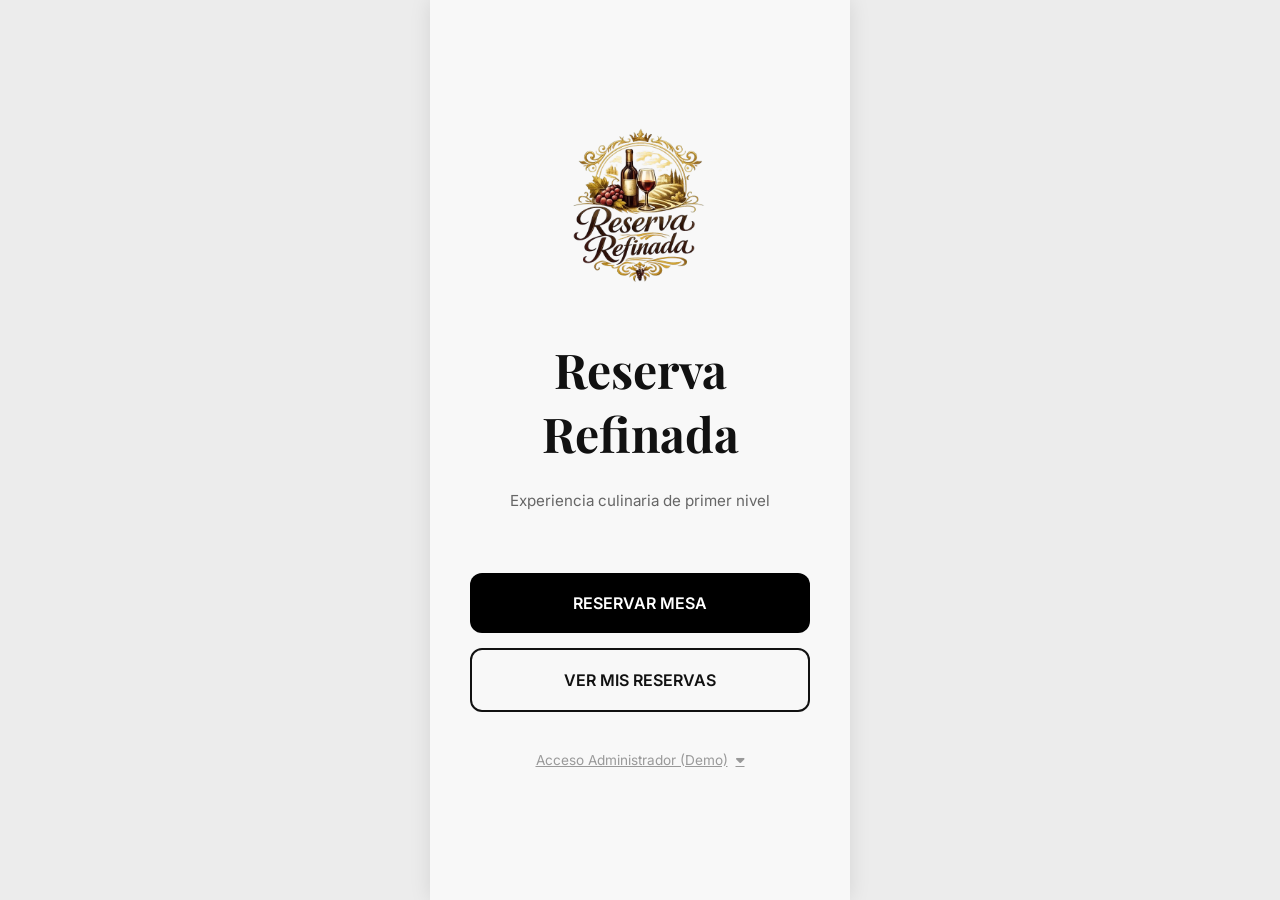
<file: frontend/html/index.html>
<!DOCTYPE html>
<html lang="es">
<head>
    <meta charset="UTF-8">
    <meta name="viewport" content="width=device-width, initial-scale=1.0, maximum-scale=1.0, user-scalable=no">
    <title>Inicio - Reserva Refinada</title>
    <link rel="stylesheet" href="../css/global.css">
    <link rel="stylesheet" href="https://cdnjs.cloudflare.com/ajax/libs/font-awesome/6.5.1/css/all.min.css">
    <style>
        /* Estilos para el menú desplegable de administrador */
        .admin-dropdown {
            margin-top: 15px;
            width: 100%;
        }
        
        .admin-dropdown summary {
            font-size: 0.85rem;
            color: #999;
            text-decoration: underline;
            cursor: pointer;
            list-style: none;
            outline: none;
            padding: 10px;
        }
        
        .admin-dropdown summary::-webkit-details-marker {
            display: none;
        }
        
        .admin-dropdown summary::after {
            content: '\f0d7';
            font-family: 'Font Awesome 6 Free';
            font-weight: 900;
            margin-left: 8px;
        }
        
        .admin-dropdown[open] summary::after {
            content: '\f0d8';
        }
        
        .admin-dropdown-content {
            display: flex;
            flex-direction: column;
            gap: 12px;
            margin-top: 10px;
            padding: 15px;
            background-color: #f9f9f9;
            border: 1px solid #eaeaea;
            border-radius: 8px;
        }
        
        .admin-dropdown-content a {
            font-size: 0.85rem;
            color: #666;
            text-decoration: none;
            transition: color 0.2s;
        }
        
        .admin-dropdown-content a:hover {
            color: #111;
            text-decoration: underline;
        }
    </style>
</head>
<body>
    <div class="app-container" style="justify-content: center; align-items: center; text-align: center; padding: 20px; box-sizing: border-box;">
        
        <img id="logo-inicio" src="../../logo/Reserva Refinada.png" alt="Logo Reserva Refinada" style="width: 150px; height: auto; margin-bottom: 20px;">
        <h1 id="nombre-inicio" style="font-size: 3rem; margin-bottom: 10px;">Reserva Refinada</h1>
        <p id="desc-inicio" class="subtitle" style="margin-bottom: 60px;">Experiencia culinaria de primer nivel</p>

        <div style="width: 100%; display: flex; flex-direction: column; gap: 15px; padding: 0 20px; box-sizing: border-box;">
            
            <a href="reservar_mesa.html" class="btn-main">
                RESERVAR MESA
            </a>
            
            <a href="mis_reservas.html" class="btn-main" style="background-color: var(--primary-bg); color: var(--text-main); border: 2px solid var(--text-main);">
                VER MIS RESERVAS
            </a>
            
            <details class="admin-dropdown">
                <summary>Acceso Administrador (Demo)</summary>
                <div class="admin-dropdown-content">
                    <a href="gestion_servicios.html">Gestión de Servicios</a>
                    <a href="gestion_mesas.html">Gestión de Mesas</a>
                    <a href="gestion_marca.html">Gestión de Marca</a>
                    <a href="gestion_horarios.html">Gestión de Horarios</a>
                    <a href="gestion_fechas_bloqueadas.html">Gestión de Fechas Bloqueadas</a>
                </div>
            </details>

        </div>
    </div>

    <script>
        document.addEventListener('DOMContentLoaded', () => {
            // Intenta obtener la configuración guardada localmente
            const configGuardada = localStorage.getItem('marcaConfig');
            
            if (configGuardada) {
                const empresa = JSON.parse(configGuardada);
                
                // Actualiza el logo si existe una ruta guardada
                if (empresa.logo_url) {
                    document.getElementById('logo-inicio').src = empresa.logo_url;
                }
                
                // Actualiza el nombre del restaurante en la vista y en la pestaña
                if (empresa.nombre) {
                    document.getElementById('nombre-inicio').textContent = empresa.nombre;
                    document.title = `Inicio - ${empresa.nombre}`;
                }
                
                // Actualiza la descripción secundaria
                if (empresa.descripcion) {
                    document.getElementById('desc-inicio').textContent = empresa.descripcion;
                }
            }
        });
    </script>
</body>
</html>
</file>
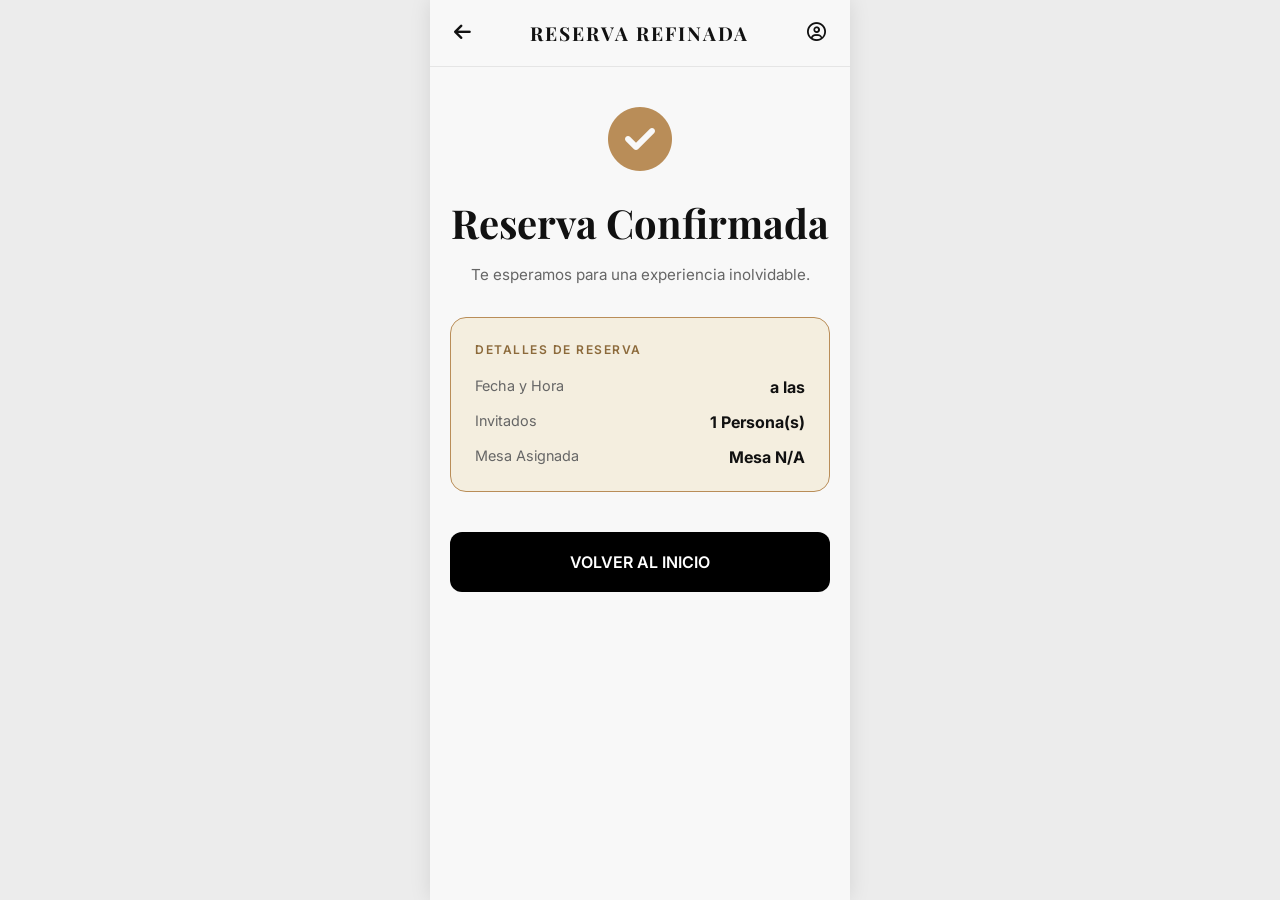
<file: frontend/html/confirmacion.html>
<!DOCTYPE html>
<html lang="es">
<head>
    <meta charset="UTF-8">
    <meta name="viewport" content="width=device-width, initial-scale=1.0, maximum-scale=1.0, user-scalable=no">
    <title>Reserva Confirmada</title>
    <link rel="stylesheet" href="../css/global.css">
    <link rel="stylesheet" href="https://cdnjs.cloudflare.com/ajax/libs/font-awesome/6.5.1/css/all.min.css">
</head>
<body>
    <div class="app-container">
        <header>
            <i class="fa-solid fa-arrow-left" onclick="window.location.href='index.html'" style="cursor: pointer;"></i>
            <h2>RESERVA REFINADA</h2>
            <i class="fa-regular fa-circle-user"></i>
        </header>
        
        <main>
            <div style="text-align: center; margin: 40px 0 20px;">
                <i class="fa-solid fa-circle-check" style="font-size: 4rem; color: var(--accent-gold);"></i>
                <h1>Reserva Confirmada</h1>
                <p class="subtitle">Te esperamos para una experiencia inolvidable.</p>
            </div>
            
            <div class="card" style="background-color: var(--accent-gold-light); border-color: var(--accent-gold);">
                <div class="card-header" style="color: #8C6A3B;"><span>DETALLES DE RESERVA</span></div>
                <div style="display: flex; flex-direction: column; gap: 15px;">
                    <div style="display: flex; justify-content: space-between;">
                        <span style="color: #666; font-size: 0.9rem;">Fecha y Hora</span>
                        <strong id="conf-fecha-hora">...</strong>
                    </div>
                    <div style="display: flex; justify-content: space-between;">
                        <span style="color: #666; font-size: 0.9rem;">Invitados</span>
                        <strong id="conf-invitados">...</strong>
                    </div>
                    <div style="display: flex; justify-content: space-between;">
                        <span style="color: #666; font-size: 0.9rem;">Mesa Asignada</span>
                        <strong id="conf-mesa">...</strong>
                    </div>
                </div>
            </div>

            <div class="bottom-action" style="box-sizing: border-box;">
                <a href="index.html" class="btn-main">
                    VOLVER AL INICIO
                </a>
            </div>
        </main>
    </div>

    <script>
        document.addEventListener("DOMContentLoaded", () => {
            const invitados = localStorage.getItem('reserva_invitados') || '1';
            const mesa = localStorage.getItem('reserva_mesa') || 'N/A';
            const fecha = localStorage.getItem('reserva_fecha') || '';
            const hora = localStorage.getItem('reserva_hora') || '';
            
            document.getElementById('conf-invitados').innerText = invitados == 0 ? "Ir solo (0)" : `${invitados} Persona(s)`;
            document.getElementById('conf-mesa').innerText = `Mesa ${mesa}`;
            
            const horaFormateada = hora.substring(0, 5); 
            document.getElementById('conf-fecha-hora').innerText = `${fecha} a las ${horaFormateada}`;
        });
    </script>
</body>
</html>
</file>
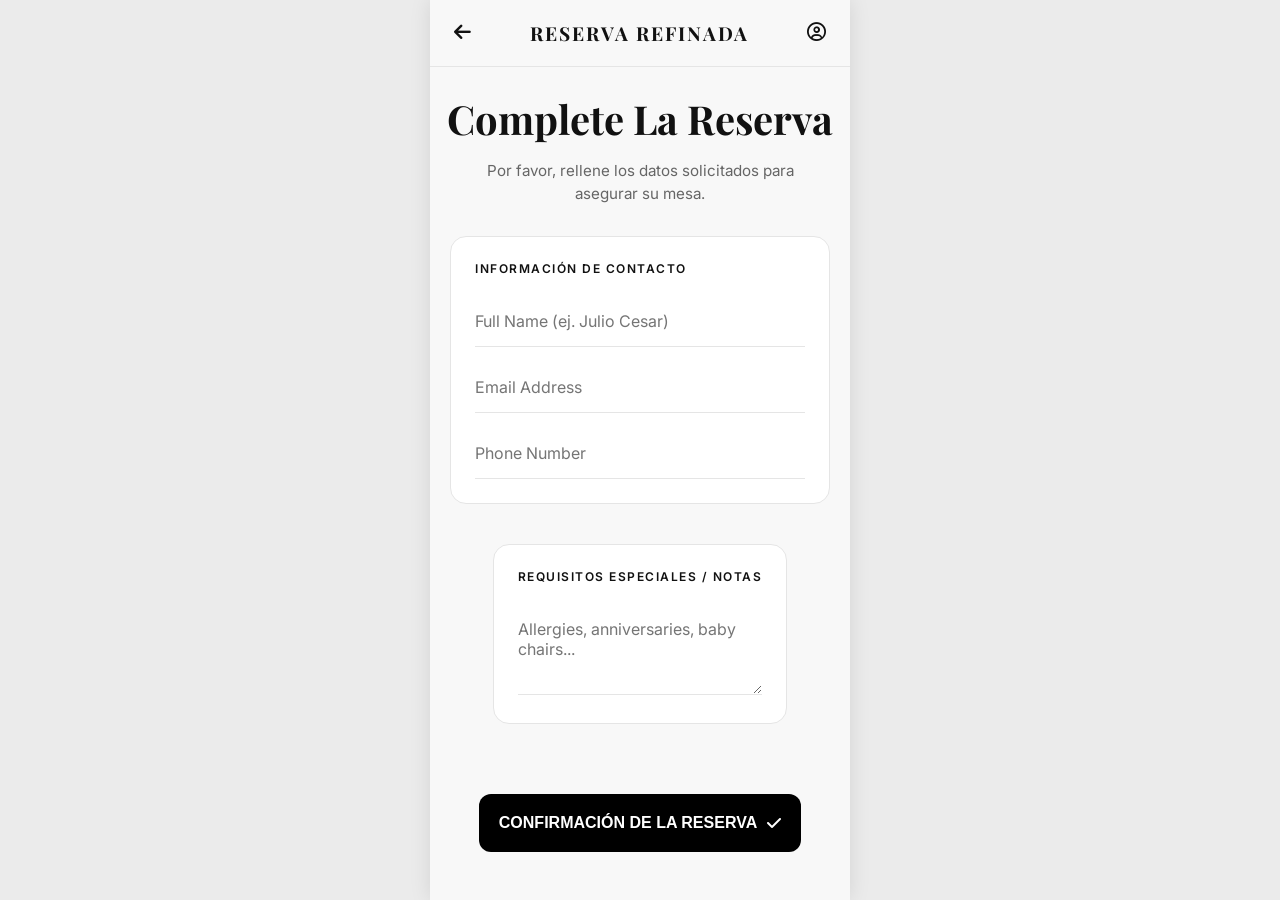
<file: frontend/html/detalles_reserva.html>
<!DOCTYPE html>
<html lang="es">
<head>
    <meta charset="UTF-8">
    <meta name="viewport" content="width=device-width, initial-scale=1.0, maximum-scale=1.0, user-scalable=no">
    <title>Detalles de Reserva</title>

    <link rel="stylesheet" href="../css/global.css">
    <link rel="stylesheet" href="../css/reservar_mesa.css">
    <link rel="stylesheet" href="https://cdnjs.cloudflare.com/ajax/libs/font-awesome/6.5.1/css/all.min.css">
</head>
<body>

<div class="app-container">

    <header>
        <i class="fa-solid fa-arrow-left" onclick="history.back()"></i>
        <h2>RESERVA REFINADA</h2>
        <i class="fa-regular fa-circle-user"></i>
    </header>

    <main>

        <h1>Complete La Reserva</h1>

        <p class="subtitle">
            Por favor, rellene los datos solicitados para asegurar su mesa.
        </p>

        <form id="form-paso-2" method="POST">

            <div class="card">

                <div class="card-header">
                    <span>INFORMACIÓN DE CONTACTO</span>
                </div>

                <input
                    type="text"
                    id="nombre"
                    name="nombre"
                    placeholder="Full Name (ej. Julio Cesar)"
                    required>

                <input
                    type="email"
                    id="email"
                    name="email"
                    placeholder="Email Address"
                    required
                    style="margin-top: 15px;">

                <input
                    type="tel"
                    id="telefono"
                    name="telefono"
                    placeholder="Phone Number"
                    required
                    style="margin-top: 15px;">

            </div>

            <div class="card">

                <div class="card-header">
                    <span>REQUISITOS ESPECIALES / NOTAS</span>
                </div>

                <textarea
                    id="notas"
                    name="notas"
                    rows="3"
                    placeholder="Allergies, anniversaries, baby chairs..."></textarea>

            </div>

            <div class="bottom-action">

                <button
                    type="submit"
                    id="btn-submit"
                    class="btn-main">

                    CONFIRMACIÓN DE LA RESERVA
                    <i class="fa-solid fa-check"></i>

                </button>

            </div>

        </form>

    </main>

</div>

<script src="../js/paso2.js"></script>

</body>
</html>
</file>
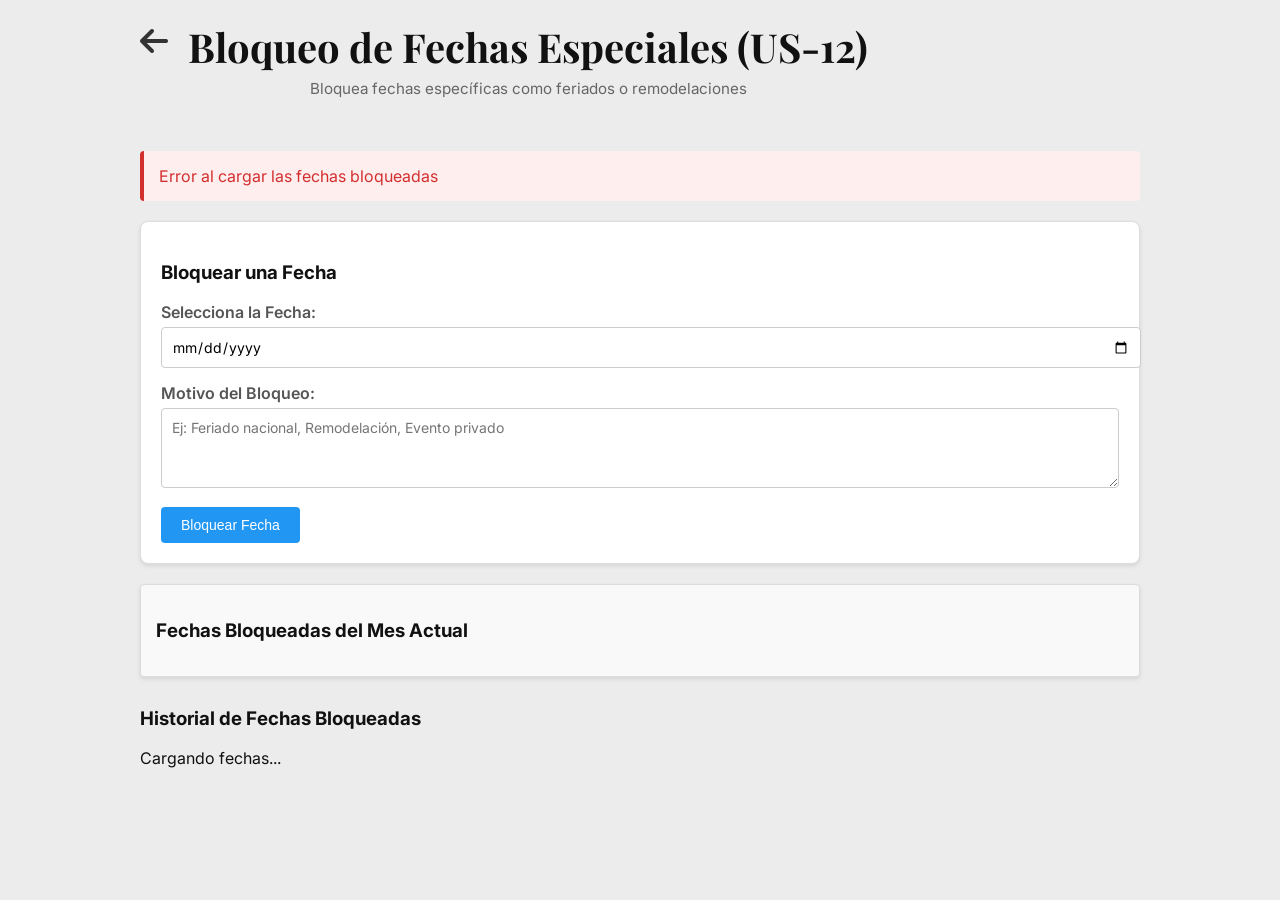
<file: frontend/html/gestion_fechas_bloqueadas.html>
<!DOCTYPE html>
<html lang="es">
<head>
    <meta charset="UTF-8">
    <meta name="viewport" content="width=device-width, initial-scale=1.0">
    <title>Bloqueo de Fechas - Admin</title>
    <link rel="stylesheet" href="../css/global.css">
    <link rel="stylesheet" href="https://cdnjs.cloudflare.com/ajax/libs/font-awesome/6.5.1/css/all.min.css">
    <style>
        .admin-container {
            max-width: 1000px;
            margin: 0 auto;
            padding: 20px;
        }
        
        .form-section {
            background: white;
            border: 1px solid #ddd;
            border-radius: 8px;
            padding: 20px;
            margin-bottom: 20px;
            box-shadow: 0 2px 4px rgba(0,0,0,0.1);
        }
        
        .form-group {
            margin-bottom: 15px;
        }
        
        .form-group label {
            display: block;
            margin-bottom: 5px;
            font-weight: 600;
            color: #555;
        }
        
        .form-group input,
        .form-group textarea {
            width: 100%;
            padding: 10px;
            border: 1px solid #ccc;
            border-radius: 4px;
            font-size: 14px;
            font-family: inherit;
        }
        
        .form-group textarea {
            resize: vertical;
            min-height: 80px;
        }
        
        .btn-primary {
            background-color: #2196F3;
            color: white;
            padding: 10px 20px;
            border: none;
            border-radius: 4px;
            cursor: pointer;
            font-size: 14px;
        }
        
        .btn-primary:hover {
            background-color: #0b7dda;
        }
        
        .btn-danger {
            background-color: #d32f2f;
            color: white;
            padding: 6px 12px;
            border: none;
            border-radius: 4px;
            cursor: pointer;
            font-size: 12px;
        }
        
        .btn-danger:hover {
            background-color: #b71c1c;
        }
        
        .fechas-lista {
            margin-top: 30px;
        }
        
        .fecha-item {
            background: white;
            border-left: 4px solid #2196F3;
            padding: 15px;
            margin-bottom: 10px;
            border-radius: 4px;
            display: flex;
            justify-content: space-between;
            align-items: center;
            box-shadow: 0 1px 3px rgba(0,0,0,0.1);
        }
        
        .fecha-item.pasada {
            opacity: 0.6;
            border-left-color: #999;
        }
        
        .fecha-info h4 {
            margin: 0 0 5px 0;
            color: #333;
        }
        
        .fecha-info p {
            margin: 5px 0;
            color: #666;
            font-size: 13px;
        }
        
        .fecha-motivo {
            color: #2196F3;
            font-weight: 500;
        }
        
        .success-message,
        .error-message {
            padding: 15px;
            border-radius: 4px;
            margin-bottom: 20px;
            display: none;
        }
        
        .success-message {
            background-color: #eef5ee;
            color: #4CAF50;
            border-left: 4px solid #4CAF50;
        }
        
        .error-message {
            background-color: #fee;
            color: #d32f2f;
            border-left: 4px solid #d32f2f;
        }
        
        .calendar-mini {
            background: #f9f9f9;
            padding: 15px;
            border-radius: 4px;
            margin-bottom: 15px;
        }
        
        .fechas-bloqueadas-preview {
            display: grid;
            grid-template-columns: repeat(auto-fill, minmax(100px, 1fr));
            gap: 10px;
            margin-top: 10px;
        }
        
        .fecha-bloque {
            background: #f44336;
            color: white;
            padding: 10px;
            border-radius: 4px;
            text-align: center;
            font-size: 12px;
        }
        
        .fecha-bloque .fecha-numero {
            font-size: 18px;
            font-weight: bold;
        }
    </style>
</head>
<body>
    <div class="admin-container">
        <div style="margin-bottom: 20px; display: flex; align-items: flex-start; gap: 20px;">
            <i class="fa-solid fa-arrow-left" onclick="window.location.href='index.html'" style="font-size: 2rem; cursor: pointer; margin-top: 5px; color: #333;"></i>
            
            <div>
                <h1 style="margin: 0;">Bloqueo de Fechas Especiales (US-12)</h1>
                <p class="subtitle" style="margin-top: 5px;">Bloquea fechas específicas como feriados o remodelaciones</p>
            </div>
        </div>
        
        <div id="messages"></div>
        
        <!-- Formulario de Bloqueo de Fecha -->
        <div class="form-section">
            <h3>Bloquear una Fecha</h3>
            
            <div class="form-group">
                <label>Selecciona la Fecha:</label>
                <input type="date" id="fechaBloqueada" required>
            </div>
            
            <div class="form-group">
                <label>Motivo del Bloqueo:</label>
                <textarea id="motivoBloqueada" placeholder="Ej: Feriado nacional, Remodelación, Evento privado" required></textarea>
            </div>
            
            <button class="btn-primary" onclick="bloquearFecha()">Bloquear Fecha</button>
        </div>
        
        <!-- Calendario con Fechas Bloqueadas -->
        <div class="form-section calendar-mini">
            <h3>Fechas Bloqueadas del Mes Actual</h3>
            <div class="fechas-bloqueadas-preview" id="fechasPreview">
                <!-- Se llenará dinámicamente -->
            </div>
        </div>
        
        <!-- Lista de Fechas Bloqueadas -->
        <div class="fechas-lista">
            <h3>Historial de Fechas Bloqueadas</h3>
            <div id="fechasList">
                <p>Cargando fechas...</p>
            </div>
        </div>
    </div>

    <script>
        const API_URL = 'http://localhost:8000'; // Cambiar según tu configuración
        let empresaId = 1; // Cambiar según el usuario logueado
        let fechasBloqueadas = [];
        
        async function cargarFechasBloqueadas() {
            try {
                const response = await fetch(`${API_URL}/fechas_bloqueadas/empresa/${empresaId}`);
                fechasBloqueadas = await response.json();
                renderizarFechasBloqueadas();
                actualizarPreviewCalendario();
            } catch (error) {
                console.error('Error cargando fechas:', error);
                mostrarError('Error al cargar las fechas bloqueadas');
            }
        }
        
        function renderizarFechasBloqueadas() {
            const list = document.getElementById('fechasList');
            
            if (fechasBloqueadas.length === 0) {
                list.innerHTML = '<p>No hay fechas bloqueadas</p>';
                return;
            }
            
            const hoy = new Date();
            hoy.setHours(0, 0, 0, 0);
            
            list.innerHTML = fechasBloqueadas.map(fecha => {
                const fechaObj = new Date(fecha.fecha);
                const esPasada = fechaObj < hoy;
                const fechaFormato = fechaObj.toLocaleDateString('es-ES', { 
                    weekday: 'long', 
                    year: 'numeric', 
                    month: 'long', 
                    day: 'numeric' 
                });
                
                return `
                    <div class="fecha-item ${esPasada ? 'pasada' : ''}">
                        <div class="fecha-info">
                            <h4>${fechaFormato}</h4>
                            <p class="fecha-motivo">${fecha.motivo || 'Sin especificar'}</p>
                        </div>
                        <button class="btn-danger" onclick="desbloquearFecha(${fecha.id_bloqueo})">
                            Desbloquear
                        </button>
                    </div>
                `;
            }).join('');
        }
        
        function actualizarPreviewCalendario() {
            const preview = document.getElementById('fechasPreview');
            const hoy = new Date();
            const mesActual = hoy.getMonth();
            const anioActual = hoy.getFullYear();
            
            const fechasDelMes = fechasBloqueadas.filter(fecha => {
                const fechaObj = new Date(fecha.fecha);
                return fechaObj.getMonth() === mesActual && fechaObj.getFullYear() === anioActual;
            });
            
            if (fechasDelMes.length === 0) {
                preview.innerHTML = '<p>No hay fechas bloqueadas en este mes</p>';
                return;
            }
            
            preview.innerHTML = fechasDelMes.map(fecha => {
                const fechaObj = new Date(fecha.fecha);
                const dia = fechaObj.getDate();
                const nombreMes = fechaObj.toLocaleDateString('es-ES', { month: 'short' });
                
                return `
                    <div class="fecha-bloque" title="${fecha.motivo}">
                        <div class="fecha-numero">${dia}</div>
                        <div>${nombreMes}</div>
                    </div>
                `;
            }).join('');
        }
        
        async function bloquearFecha() {
            const fecha = document.getElementById('fechaBloqueada').value;
            const motivo = document.getElementById('motivoBloqueada').value;
            
            if (!fecha || !motivo) {
                mostrarError('Por favor completa todos los campos');
                return;
            }
            
            try {
                const response = await fetch(`${API_URL}/fechas_bloqueadas/`, {
                    method: 'POST',
                    headers: { 'Content-Type': 'application/json' },
                    body: JSON.stringify({
                        id_empresa: empresaId,
                        fecha: fecha,
                        motivo: motivo
                    })
                });
                
                if (response.ok) {
                    mostrarExito('Fecha bloqueada exitosamente');
                    document.getElementById('fechaBloqueada').value = '';
                    document.getElementById('motivoBloqueada').value = '';
                    cargarFechasBloqueadas();
                } else {
                    const error = await response.json();
                    mostrarError(error.detail || 'Error al bloquear la fecha');
                }
            } catch (error) {
                console.error('Error:', error);
                mostrarError('Error al bloquear la fecha');
            }
        }
        
        async function desbloquearFecha(id) {
            if (!confirm('¿Estás seguro de que deseas desbloquear esta fecha?')) {
                return;
            }
            
            try {
                const response = await fetch(`${API_URL}/fechas_bloqueadas/${id}`, {
                    method: 'DELETE'
                });
                
                if (response.ok) {
                    mostrarExito('Fecha desbloqueada exitosamente');
                    cargarFechasBloqueadas();
                } else {
                    mostrarError('Error al desbloquear la fecha');
                }
            } catch (error) {
                console.error('Error:', error);
                mostrarError('Error al desbloquear la fecha');
            }
        }
        
        function mostrarExito(mensaje) {
            const messagesDiv = document.getElementById('messages');
            messagesDiv.innerHTML = `<div class="success-message" style="display: block;">${mensaje}</div>`;
            setTimeout(() => {
                messagesDiv.innerHTML = '';
            }, 3000);
        }
        
        function mostrarError(mensaje) {
            const messagesDiv = document.getElementById('messages');
            messagesDiv.innerHTML = `<div class="error-message" style="display: block;">${mensaje}</div>`;
        }
        
        // Inicializar
        document.addEventListener('DOMContentLoaded', function() {
            // Establecer fecha mínima a hoy
            const hoy = new Date().toISOString().split('T')[0];
            document.getElementById('fechaBloqueada').min = hoy;
            
            cargarFechasBloqueadas();
        });
    </script>
</body>
</html>
</file>
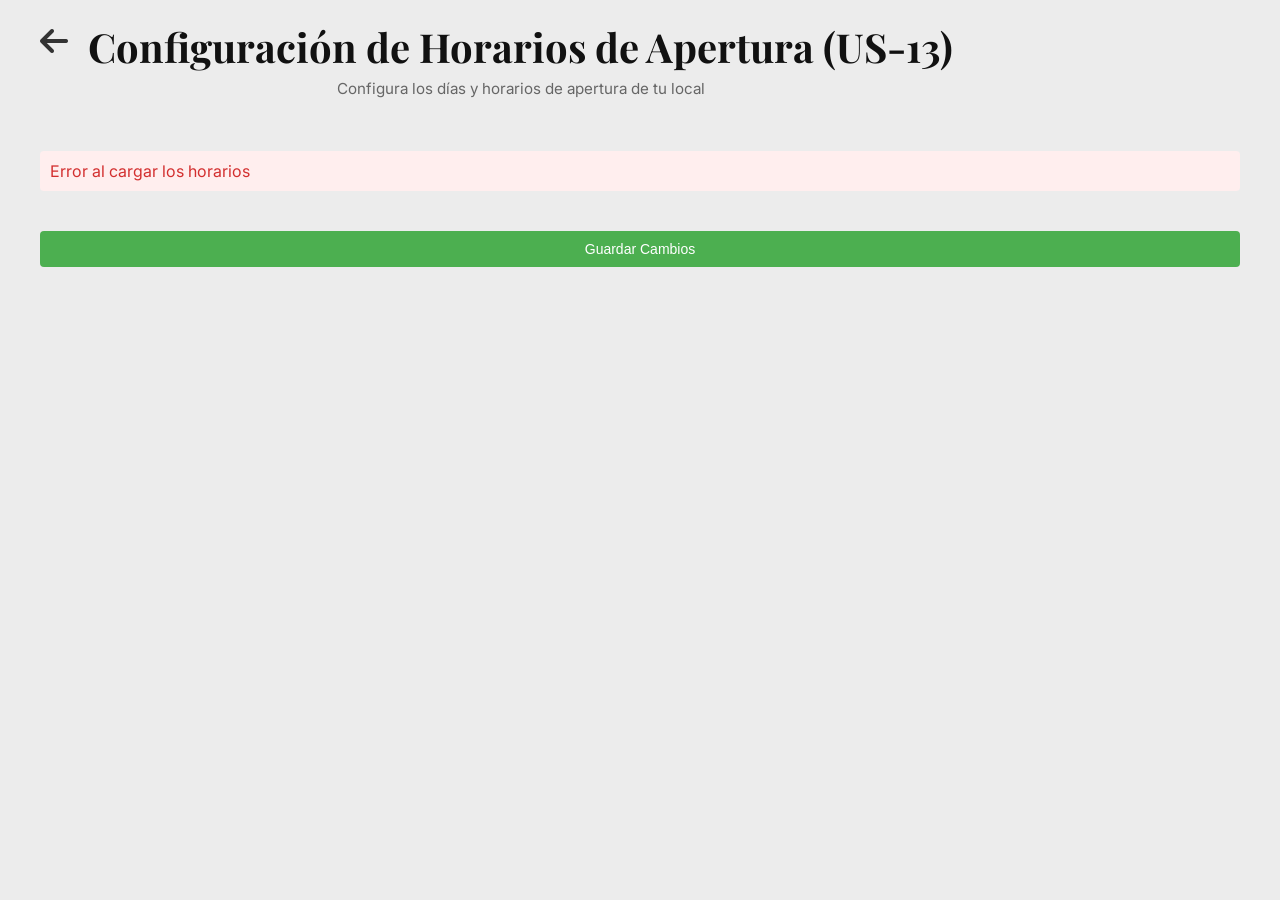
<file: frontend/html/gestion_horarios.html>
<!DOCTYPE html>
<html lang="es">
<head>
    <meta charset="UTF-8">
    <meta name="viewport" content="width=device-width, initial-scale=1.0">
    <title>Configuración de Horarios - Admin</title>
    <link rel="stylesheet" href="../css/global.css">
    <link rel="stylesheet" href="https://cdnjs.cloudflare.com/ajax/libs/font-awesome/6.5.1/css/all.min.css">
    <style>
        .admin-container {
            max-width: 1200px;
            margin: 0 auto;
            padding: 20px;
        }
        
        .horario-grid {
            display: grid;
            grid-template-columns: repeat(auto-fit, minmax(300px, 1fr));
            gap: 20px;
            margin-top: 30px;
        }
        
        .dia-card {
            border: 1px solid #ddd;
            border-radius: 8px;
            padding: 20px;
            background: white;
            box-shadow: 0 2px 4px rgba(0,0,0,0.1);
        }
        
        .dia-card h3 {
            margin-top: 0;
            color: var(--color-primary, #333);
        }
        
        .dia-card.cerrado {
            background-color: #fee;
            opacity: 0.7;
        }
        
        .dia-card.cerrado h3 {
            color: #d32f2f;
            text-decoration: line-through;
        }
        
        .horario-input-group {
            margin: 15px 0;
        }
        
        .horario-input-group label {
            display: block;
            margin-bottom: 5px;
            font-weight: 600;
            color: #555;
        }
        
        .horario-input-group input {
            width: 100%;
            padding: 8px 12px;
            border: 1px solid #ccc;
            border-radius: 4px;
            font-size: 14px;
        }
        
        .toggle-group {
            margin: 15px 0;
            display: flex;
            align-items: center;
            gap: 10px;
        }
        
        .toggle-switch {
            position: relative;
            display: inline-block;
            width: 50px;
            height: 24px;
        }
        
        .toggle-switch input {
            opacity: 0;
            width: 0;
            height: 0;
        }
        
        .toggle-slider {
            position: absolute;
            cursor: pointer;
            top: 0;
            left: 0;
            right: 0;
            bottom: 0;
            background-color: #ccc;
            transition: .4s;
            border-radius: 24px;
        }
        
        .toggle-slider:before {
            position: absolute;
            content: "";
            height: 18px;
            width: 18px;
            left: 3px;
            bottom: 3px;
            background-color: white;
            transition: .4s;
            border-radius: 50%;
        }
        
        input:checked + .toggle-slider {
            background-color: #4CAF50;
        }
        
        input:checked + .toggle-slider:before {
            transform: translateX(26px);
        }
        
        .btn-save {
            background-color: #4CAF50;
            color: white;
            padding: 10px 20px;
            border: none;
            border-radius: 4px;
            cursor: pointer;
            margin-top: 10px;
            width: 100%;
            font-size: 14px;
        }
        
        .btn-save:hover {
            background-color: #45a049;
        }
        
        .success-message {
            color: #4CAF50;
            padding: 10px;
            background-color: #eef5ee;
            border-radius: 4px;
            margin-top: 10px;
            display: none;
        }
        
        .error-message {
            color: #d32f2f;
            padding: 10px;
            background-color: #fee;
            border-radius: 4px;
            margin-top: 10px;
            display: none;
        }
    </style>
</head>
<body>
    <div class="admin-container">
        <div style="margin-bottom: 20px; display: flex; align-items: flex-start; gap: 20px;">
            <i class="fa-solid fa-arrow-left" onclick="window.location.href='index.html'" style="font-size: 2rem; cursor: pointer; margin-top: 5px; color: #333;"></i>
            
            <div>
                <h1 style="margin: 0;">Configuración de Horarios de Apertura (US-13)</h1>
                <p class="subtitle" style="margin-top: 5px;">Configura los días y horarios de apertura de tu local</p>
            </div>
        </div>
        
        <div id="messages"></div>
        
        <div class="horario-grid" id="horariosGrid">
            <!-- Se llenará dinámicamente con JavaScript -->
        </div>
        
        <button class="btn-save" onclick="guardarTodosLosHorarios()">Guardar Cambios</button>
    </div>

    <script>
        const diasSemana = [
            { id: 0, nombre: 'Lunes' },
            { id: 1, nombre: 'Martes' },
            { id: 2, nombre: 'Miércoles' },
            { id: 3, nombre: 'Jueves' },
            { id: 4, nombre: 'Viernes' },
            { id: 5, nombre: 'Sábado' },
            { id: 6, nombre: 'Domingo' }
        ];
        
        const API_URL = 'http://localhost:8000'; // Cambiar según tu configuración
        let empresaId = 1; // Cambiar según el usuario logueado
        let horariosActuales = {};
        
        async function cargarHorarios() {
            try {
                const response = await fetch(`${API_URL}/horarios/empresa/${empresaId}`);
                const horarios = await response.json();
                horariosActuales = {};
                horarios.forEach(h => {
                    horariosActuales[h.dia_semana] = h;
                });
                renderizarHorarios();
            } catch (error) {
                console.error('Error cargando horarios:', error);
                mostrarError('Error al cargar los horarios');
            }
        }
        
        function renderizarHorarios() {
            const grid = document.getElementById('horariosGrid');
            grid.innerHTML = '';
            
            diasSemana.forEach(dia => {
                const horario = horariosActuales[dia.id];
                const horaInicio = horario?.hora_inicio || '09:00';
                const horaFin = horario?.hora_fin || '17:00';
                const abierto = horario?.abierto !== false;
                
                const card = document.createElement('div');
                card.className = `dia-card ${!abierto ? 'cerrado' : ''}`;
                card.id = `dia-${dia.id}`;
                
                card.innerHTML = `
                    <h3>${dia.nombre}</h3>
                    
                    <div class="toggle-group">
                        <label>Abierto:</label>
                        <label class="toggle-switch">
                            <input type="checkbox" id="abierto-${dia.id}" ${abierto ? 'checked' : ''} 
                                   onchange="toggleDia(${dia.id})">
                            <span class="toggle-slider"></span>
                        </label>
                    </div>
                    
                    <div class="horario-input-group ${!abierto ? 'disabled' : ''}">
                        <label>Hora de Apertura:</label>
                        <input type="time" id="inicio-${dia.id}" value="${horaInicio}" 
                               ${!abierto ? 'disabled' : ''} class="hora-input">
                    </div>
                    
                    <div class="horario-input-group ${!abierto ? 'disabled' : ''}">
                        <label>Hora de Cierre:</label>
                        <input type="time" id="fin-${dia.id}" value="${horaFin}" 
                               ${!abierto ? 'disabled' : ''} class="hora-input">
                    </div>
                    
                    <div class="horario-input-group">
                        <label>Descripción (Opcional):</label>
                        <input type="text" id="desc-${dia.id}" 
                               value="${horario?.descripcion || ''}" 
                               placeholder="Ej: Cerrado por mantenimiento">
                    </div>
                `;
                
                grid.appendChild(card);
            });
        }
        
        function toggleDia(diaId) {
            const checkbox = document.getElementById(`abierto-${diaId}`);
            const abierto = checkbox.checked;
            
            // Habilitar/deshabilitar inputs
            document.getElementById(`inicio-${diaId}`).disabled = !abierto;
            document.getElementById(`fin-${diaId}`).disabled = !abierto;
            
            // Cambiar estilo del card
            const card = document.getElementById(`dia-${diaId}`);
            if (abierto) {
                card.classList.remove('cerrado');
            } else {
                card.classList.add('cerrado');
            }
        }
        
        async function guardarTodosLosHorarios() {
            const horariosParaGuardar = [];
            
            diasSemana.forEach(dia => {
                const abierto = document.getElementById(`abierto-${dia.id}`).checked;
                const horaInicio = document.getElementById(`inicio-${dia.id}`).value;
                const horaFin = document.getElementById(`fin-${dia.id}`).value;
                const descripcion = document.getElementById(`desc-${dia.id}`).value;
                
                horariosParaGuardar.push({
                    dia_semana: dia.id,
                    abierto: abierto,
                    hora_inicio: horaInicio,
                    hora_fin: horaFin,
                    descripcion: descripcion,
                    id_empresa: empresaId
                });
            });
            
            try {
                for (const horario of horariosParaGuardar) {
                    const horarioExistente = horariosActuales[horario.dia_semana];
                    
                    if (horarioExistente) {
                        // Update
                        await fetch(`${API_URL}/horarios/${horarioExistente.id_horario}`, {
                            method: 'PUT',
                            headers: { 'Content-Type': 'application/json' },
                            body: JSON.stringify(horario)
                        });
                    } else {
                        // Create
                        await fetch(`${API_URL}/horarios/`, {
                            method: 'POST',
                            headers: { 'Content-Type': 'application/json' },
                            body: JSON.stringify(horario)
                        });
                    }
                }
                
                mostrarExito('Horarios guardados exitosamente');
                cargarHorarios();
            } catch (error) {
                console.error('Error guardando horarios:', error);
                mostrarError('Error al guardar los horarios');
            }
        }
        
        function mostrarExito(mensaje) {
            const messagesDiv = document.getElementById('messages');
            messagesDiv.innerHTML = `<div class="success-message" style="display: block;">${mensaje}</div>`;
            setTimeout(() => {
                messagesDiv.innerHTML = '';
            }, 3000);
        }
        
        function mostrarError(mensaje) {
            const messagesDiv = document.getElementById('messages');
            messagesDiv.innerHTML = `<div class="error-message" style="display: block;">${mensaje}</div>`;
        }
        
        // Inicializar
        cargarHorarios();
    </script>
</body>
</html>
</file>
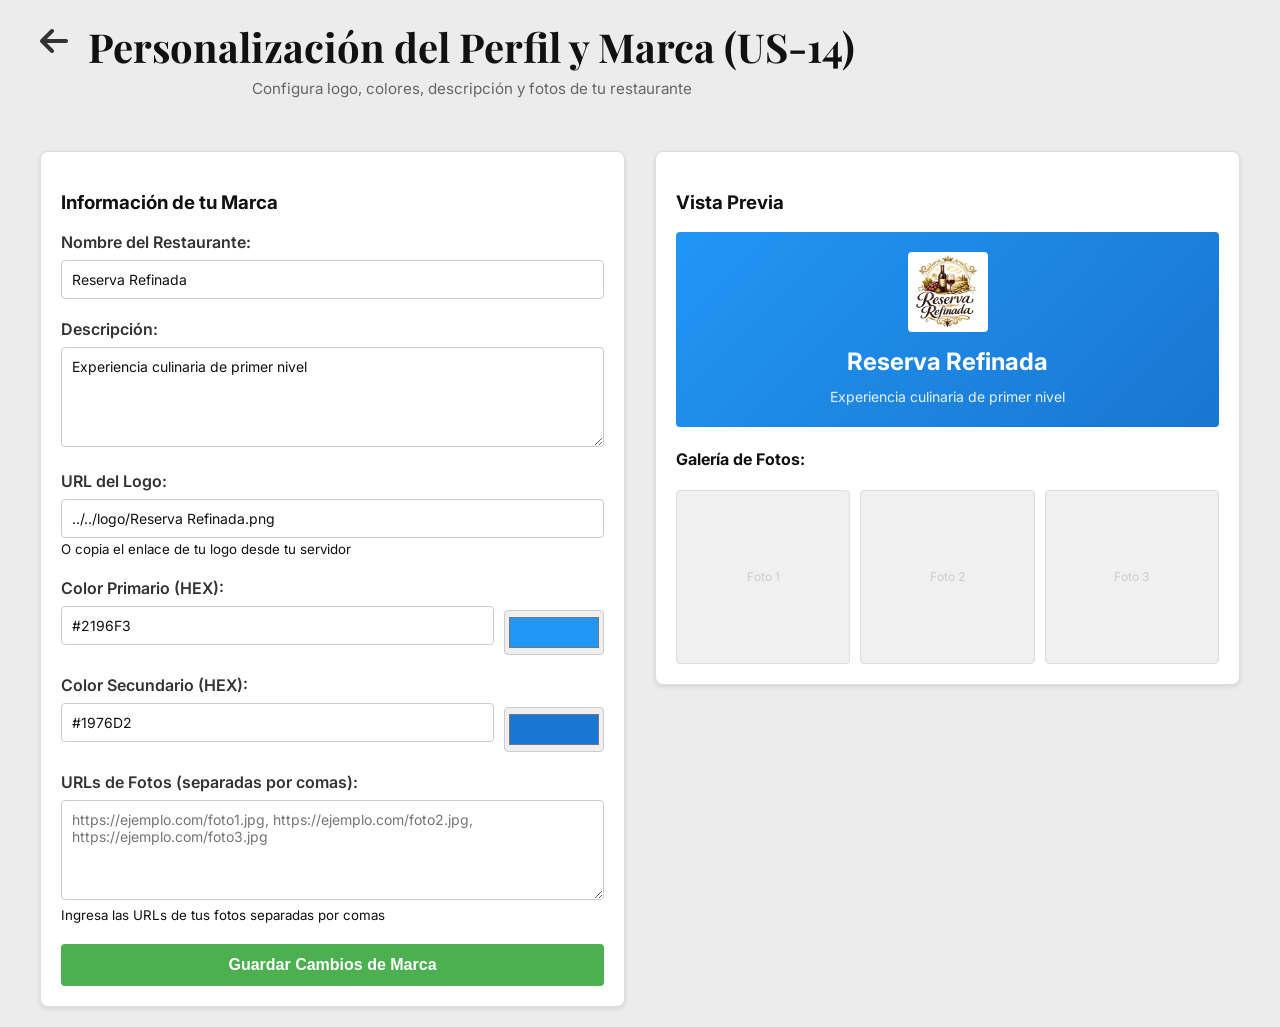
<file: frontend/html/gestion_marca.html>
<!DOCTYPE html>
<html lang="es">
<head>
    <meta charset="UTF-8">
    <meta name="viewport" content="width=device-width, initial-scale=1.0">
    <title>Configuración de Marca - Admin</title>
    <link rel="stylesheet" href="../css/global.css">
    <link rel="stylesheet" href="https://cdnjs.cloudflare.com/ajax/libs/font-awesome/6.5.1/css/all.min.css">
    <style>
        .admin-container {
            max-width: 1200px;
            margin: 0 auto;
            padding: 20px;
        }
        
        .marca-layout {
            display: grid;
            grid-template-columns: 1fr 1fr;
            gap: 30px;
            align-items: start;
        }
        
        .form-section {
            background: white;
            border: 1px solid #ddd;
            border-radius: 8px;
            padding: 20px;
            box-shadow: 0 2px 4px rgba(0,0,0,0.1);
        }
        
        .form-group {
            margin-bottom: 20px;
        }
        
        .form-group label {
            display: block;
            margin-bottom: 8px;
            font-weight: 600;
            color: #333;
        }
        
        .form-group input,
        .form-group textarea,
        .form-group select {
            width: 100%;
            padding: 10px;
            border: 1px solid #ccc;
            border-radius: 4px;
            font-size: 14px;
            font-family: inherit;
        }
        
        .form-group textarea {
            resize: vertical;
            min-height: 100px;
        }
        
        .form-group input[type="color"] {
            height: 45px;
            padding: 2px;
        }
        
        .color-preview {
            display: flex;
            gap: 10px;
            margin-top: 8px;
        }
        
        .color-box {
            width: 60px;
            height: 60px;
            border-radius: 4px;
            border: 1px solid #ddd;
            display: flex;
            align-items: center;
            justify-content: center;
            font-size: 12px;
            color: #666;
        }
        
        .btn-save {
            background-color: #4CAF50;
            color: white;
            padding: 12px 24px;
            border: none;
            border-radius: 4px;
            cursor: pointer;
            font-size: 16px;
            width: 100%;
            font-weight: 600;
        }
        
        .btn-save:hover {
            background-color: #45a049;
        }
        
        .btn-upload {
            background-color: #2196F3;
            color: white;
            padding: 10px 20px;
            border: none;
            border-radius: 4px;
            cursor: pointer;
            font-size: 14px;
        }
        
        .btn-upload:hover {
            background-color: #0b7dda;
        }
        
        .preview-section {
            background: white;
            border: 1px solid #ddd;
            border-radius: 8px;
            padding: 20px;
            box-shadow: 0 2px 4px rgba(0,0,0,0.1);
        }
        
        .preview-header {
            background: linear-gradient(135deg, var(--preview-primary, #2196F3), var(--preview-secondary, #1976D2));
            padding: 20px;
            border-radius: 4px;
            color: white;
            margin-bottom: 20px;
            text-align: center;
        }
        
        .preview-logo {
            width: 80px;
            height: 80px;
            background: white;
            border-radius: 4px;
            margin: 0 auto 15px;
            display: flex;
            align-items: center;
            justify-content: center;
            overflow: hidden;
        }
        
        .preview-logo img {
            max-width: 100%;
            max-height: 100%;
        }
        
        .preview-logo.empty {
            color: #ccc;
            font-size: 12px;
        }
        
        .preview-title {
            font-size: 24px;
            font-weight: bold;
            margin-bottom: 10px;
        }
        
        .preview-description {
            font-size: 14px;
            opacity: 0.9;
            line-height: 1.5;
        }
        
        .preview-fotos {
            display: grid;
            grid-template-columns: repeat(3, 1fr);
            gap: 10px;
            margin-top: 20px;
        }
        
        .preview-foto {
            aspect-ratio: 1;
            background: #f0f0f0;
            border-radius: 4px;
            overflow: hidden;
            border: 1px solid #ddd;
        }
        
        .preview-foto img {
            width: 100%;
            height: 100%;
            object-fit: cover;
        }
        
        .preview-foto.empty {
            display: flex;
            align-items: center;
            justify-content: center;
            color: #ccc;
            font-size: 12px;
        }
        
        .messages {
            margin-bottom: 20px;
        }
        
        .success-message,
        .error-message {
            padding: 15px;
            border-radius: 4px;
            display: none;
        }
        
        .success-message {
            background-color: #eef5ee;
            color: #4CAF50;
            border-left: 4px solid #4CAF50;
        }
        
        .error-message {
            background-color: #fee;
            color: #d32f2f;
            border-left: 4px solid #d32f2f;
        }
        
        .file-input-wrapper {
            position: relative;
            display: inline-block;
            width: 100%;
        }
        
        .file-input-wrapper input[type="file"] {
            display: none;
        }
        
        .hex-input-group {
            display: grid;
            grid-template-columns: 1fr 100px;
            gap: 10px;
            align-items: flex-end;
        }
        
        .hex-input-group input {
            grid-column: 1;
        }
        
        .hex-input-group input[type="color"] {
            grid-column: 2;
            grid-row: 1 / 3;
        }
        
        @media (max-width: 768px) {
            .marca-layout {
                grid-template-columns: 1fr;
            }
        }
    </style>
</head>
<body>
    <div class="admin-container">
        <div style="margin-bottom: 20px; display: flex; align-items: flex-start; gap: 20px;">
            <i class="fa-solid fa-arrow-left" onclick="window.location.href='index.html'" style="font-size: 2rem; cursor: pointer; margin-top: 5px; color: #333;"></i>
            
            <div>
                <h1 style="margin: 0;">Personalización del Perfil y Marca (US-14)</h1>
                <p class="subtitle" style="margin-top: 5px;">Configura logo, colores, descripción y fotos de tu restaurante</p>
            </div>
        </div>
        
        <div id="messages" class="messages"></div>
        
        <div id="messages" class="messages"></div>
        
        <div class="marca-layout">
            <!-- Formulario de Configuración -->
            <div>
                <div class="form-section">
                    <h3>Información de tu Marca</h3>
                    
                    <div class="form-group">
                        <label>Nombre del Restaurante:</label>
                        <input type="text" id="nombre" placeholder="Nombre del restaurante">
                    </div>
                    
                    <div class="form-group">
                        <label>Descripción:</label>
                        <textarea id="descripcion" placeholder="Describe tu restaurante, tipos de comida, especialidades, etc."></textarea>
                    </div>
                    
                    <div class="form-group">
                        <label>URL del Logo:</label>
                        <input type="text" id="logoUrl" placeholder="../../logo/Reserva Refinada.png" value="../../logo/Reserva Refinada.png">
                        <small>O copia el enlace de tu logo desde tu servidor</small>
                    </div>
                    
                    <div class="form-group">
                        <label>Color Primario (HEX):</label>
                        <div class="hex-input-group">
                            <input type="text" id="colorPrimario" placeholder="#2196F3" value="#2196F3">
                            <input type="color" id="colorPrimarioColor" value="#2196F3" 
                                   onchange="sincronizarColor('colorPrimario', 'colorPrimarioColor')">
                        </div>
                    </div>
                    
                    <div class="form-group">
                        <label>Color Secundario (HEX):</label>
                        <div class="hex-input-group">
                            <input type="text" id="colorSecundario" placeholder="#1976D2" value="#1976D2">
                            <input type="color" id="colorSecundarioColor" value="#1976D2" 
                                   onchange="sincronizarColor('colorSecundario', 'colorSecundarioColor')">
                        </div>
                    </div>
                    
                    <div class="form-group">
                        <label>URLs de Fotos (separadas por comas):</label>
                        <textarea id="fotosUrls" placeholder="https://ejemplo.com/foto1.jpg, https://ejemplo.com/foto2.jpg, https://ejemplo.com/foto3.jpg"></textarea>
                        <small>Ingresa las URLs de tus fotos separadas por comas</small>
                    </div>
                    
                    <button class="btn-save" onclick="guardarMarca()">Guardar Cambios de Marca</button>
                </div>
            </div>
            
            <!-- Vista Previa -->
            <div>
                <div class="preview-section">
                    <h3>Vista Previa</h3>
                    
                    <div class="preview-header" id="previewHeader" style="--preview-primary: #2196F3; --preview-secondary: #1976D2;">
                        <div class="preview-logo" id="previewLogo">
                            <img src="../../logo/Reserva Refinada.png" alt="Logo de la marca" onerror="this.src=''">
                        </div>
                        <div class="preview-title" id="previewTitle">Mi Restaurante</div>
                        <div class="preview-description" id="previewDesc">
                            Bienvenido a nuestro restaurante
                        </div>
                    </div>
                    
                    <h4>Galería de Fotos:</h4>
                    <div class="preview-fotos" id="previewFotos">
                        <div class="preview-foto empty"><span>Foto 1</span></div>
                        <div class="preview-foto empty"><span>Foto 2</span></div>
                        <div class="preview-foto empty"><span>Foto 3</span></div>
                    </div>
                </div>
            </div>
        </div>
    </div>

<script>
        // Datos por defecto por si es la primera vez que se abre la demo
        let empresaActual = JSON.parse(localStorage.getItem('marcaConfig')) || {
            nombre: 'Reserva Refinada',
            descripcion: 'Experiencia culinaria de primer nivel',
            logo_url: '../../logo/Reserva Refinada.png',
            color_primario: '#2196F3',
            color_secundario: '#1976D2',
            fotos_urls: ''
        };
        
        function cargarConfiguracionMarca() {
            // Llenar formulario con los datos guardados en localStorage
            document.getElementById('nombre').value = empresaActual.nombre || '';
            document.getElementById('descripcion').value = empresaActual.descripcion || '';
            document.getElementById('logoUrl').value = empresaActual.logo_url || '';
            document.getElementById('colorPrimario').value = empresaActual.color_primario || '#2196F3';
            document.getElementById('colorPrimarioColor').value = empresaActual.color_primario || '#2196F3';
            document.getElementById('colorSecundario').value = empresaActual.color_secundario || '#1976D2';
            document.getElementById('colorSecundarioColor').value = empresaActual.color_secundario || '#1976D2';
            
            let fotosUrls = [];
            if (empresaActual.fotos_urls) {
                try {
                    fotosUrls = JSON.parse(empresaActual.fotos_urls);
                } catch {
                    fotosUrls = empresaActual.fotos_urls.split(',').map(f => f.trim());
                }
            }
            document.getElementById('fotosUrls').value = Array.isArray(fotosUrls) ? fotosUrls.join(', ') : fotosUrls;
            
            actualizarPreview();
        }
        
        function sincronizarColor(inputId, colorPickerId) {
            const valor = document.getElementById(inputId).value;
            if (/^#[0-9A-F]{6}$/i.test(valor)) {
                document.getElementById(colorPickerId).value = valor;
            }
        }
        
        function actualizarPreview() {
            const nombre = document.getElementById('nombre').value || 'Mi Restaurante';
            const descripcion = document.getElementById('descripcion').value || 'Bienvenido a nuestro restaurante';
            const logo = document.getElementById('logoUrl').value;
            const colorPrimario = document.getElementById('colorPrimario').value || '#2196F3';
            const colorSecundario = document.getElementById('colorSecundario').value || '#1976D2';
            const fotosString = document.getElementById('fotosUrls').value;
            
            const previewHeader = document.getElementById('previewHeader');
            previewHeader.style.setProperty('--preview-primary', colorPrimario);
            previewHeader.style.setProperty('--preview-secondary', colorSecundario);
            previewHeader.style.background = `linear-gradient(135deg, ${colorPrimario}, ${colorSecundario})`;
            
            document.getElementById('previewTitle').textContent = nombre;
            document.getElementById('previewDesc').textContent = descripcion;
            
            const previewLogo = document.getElementById('previewLogo');
            if (logo) {
                previewLogo.classList.remove('empty');
                previewLogo.innerHTML = `<img src="${logo}" alt="Logo" onerror="this.src=''">`;
            } else {
                previewLogo.classList.add('empty');
                previewLogo.innerHTML = '<span>Logo</span>';
            }
            
            const fotos = fotosString.split(',').map(f => f.trim()).filter(f => f);
            const previewFotos = document.getElementById('previewFotos');
            previewFotos.innerHTML = '';
            
            for (let i = 0; i < 3; i++) {
                const foto = fotos[i];
                const fotoDiv = document.createElement('div');
                fotoDiv.className = 'preview-foto';
                
                if (foto) {
                    fotoDiv.classList.remove('empty');
                    fotoDiv.innerHTML = `<img src="${foto}" alt="Foto ${i+1}" onerror="this.src='data:image/svg+xml,%3Csvg xmlns=%22http://www.w3.org/2000/svg%22%3E%3Crect fill=%22%23f0f0f0%22 width=%22100%22 height=%22100%22/%3E%3C/svg%3E'">`;
                } else {
                    fotoDiv.classList.add('empty');
                    fotoDiv.innerHTML = `<span>Foto ${i+1}</span>`;
                }
                previewFotos.appendChild(fotoDiv);
            }
        }
        
        function guardarMarca() {
            const nombre = document.getElementById('nombre').value;
            const descripcion = document.getElementById('descripcion').value;
            const logoUrl = document.getElementById('logoUrl').value;
            const colorPrimario = document.getElementById('colorPrimario').value;
            const colorSecundario = document.getElementById('colorSecundario').value;
            const fotosString = document.getElementById('fotosUrls').value;
            
            if (!validarColorHex(colorPrimario) || !validarColorHex(colorSecundario)) {
                mostrarError('Los colores deben estar en formato HEX válido (ej: #2196F3)');
                return;
            }
            
            const fotos = fotosString.split(',').map(f => f.trim()).filter(f => f);
            
            // Crear el objeto con los datos a guardar
            const configToSave = {
                nombre: nombre,
                descripcion: descripcion,
                logo_url: logoUrl,
                color_primario: colorPrimario,
                color_secundario: colorSecundario,
                fotos_urls: JSON.stringify(fotos)
            };
            
            // Guardar localmente en el navegador
            localStorage.setItem('marcaConfig', JSON.stringify(configToSave));
            empresaActual = configToSave;
            
            mostrarExito('Configuración guardada en modo demo (Local)');
            cargarConfiguracionMarca();
            
            // Ocultar la barra roja de error si estaba visible
            const messagesDiv = document.getElementById('messages');
            if(messagesDiv.querySelector('.error-message')) {
                messagesDiv.innerHTML = '';
            }
        }
        
        function validarColorHex(color) {
            return /^#[0-9A-F]{6}$/i.test(color);
        }
        
        function mostrarExito(mensaje) {
            const messagesDiv = document.getElementById('messages');
            messagesDiv.innerHTML = `<div class="success-message" style="display: block;">${mensaje}</div>`;
            setTimeout(() => {
                messagesDiv.innerHTML = '';
            }, 3000);
        }
        
        function mostrarError(mensaje) {
            const messagesDiv = document.getElementById('messages');
            messagesDiv.innerHTML = `<div class="error-message" style="display: block;">${mensaje}</div>`;
        }
        
        document.addEventListener('DOMContentLoaded', function() {
            cargarConfiguracionMarca();
            
            document.getElementById('nombre').addEventListener('input', actualizarPreview);
            document.getElementById('descripcion').addEventListener('input', actualizarPreview);
            document.getElementById('logoUrl').addEventListener('input', actualizarPreview);
            document.getElementById('colorPrimario').addEventListener('input', function() {
                document.getElementById('colorPrimarioColor').value = this.value;
                actualizarPreview();
            });
            document.getElementById('colorPrimarioColor').addEventListener('input', function() {
                document.getElementById('colorPrimario').value = this.value;
                actualizarPreview();
            });
            document.getElementById('colorSecundario').addEventListener('input', function() {
                document.getElementById('colorSecundarioColor').value = this.value;
                actualizarPreview();
            });
            document.getElementById('colorSecundarioColor').addEventListener('input', function() {
                document.getElementById('colorSecundario').value = this.value;
                actualizarPreview();
            });
            document.getElementById('fotosUrls').addEventListener('input', actualizarPreview);
        });
    </script>
</body>
</html>
</file>
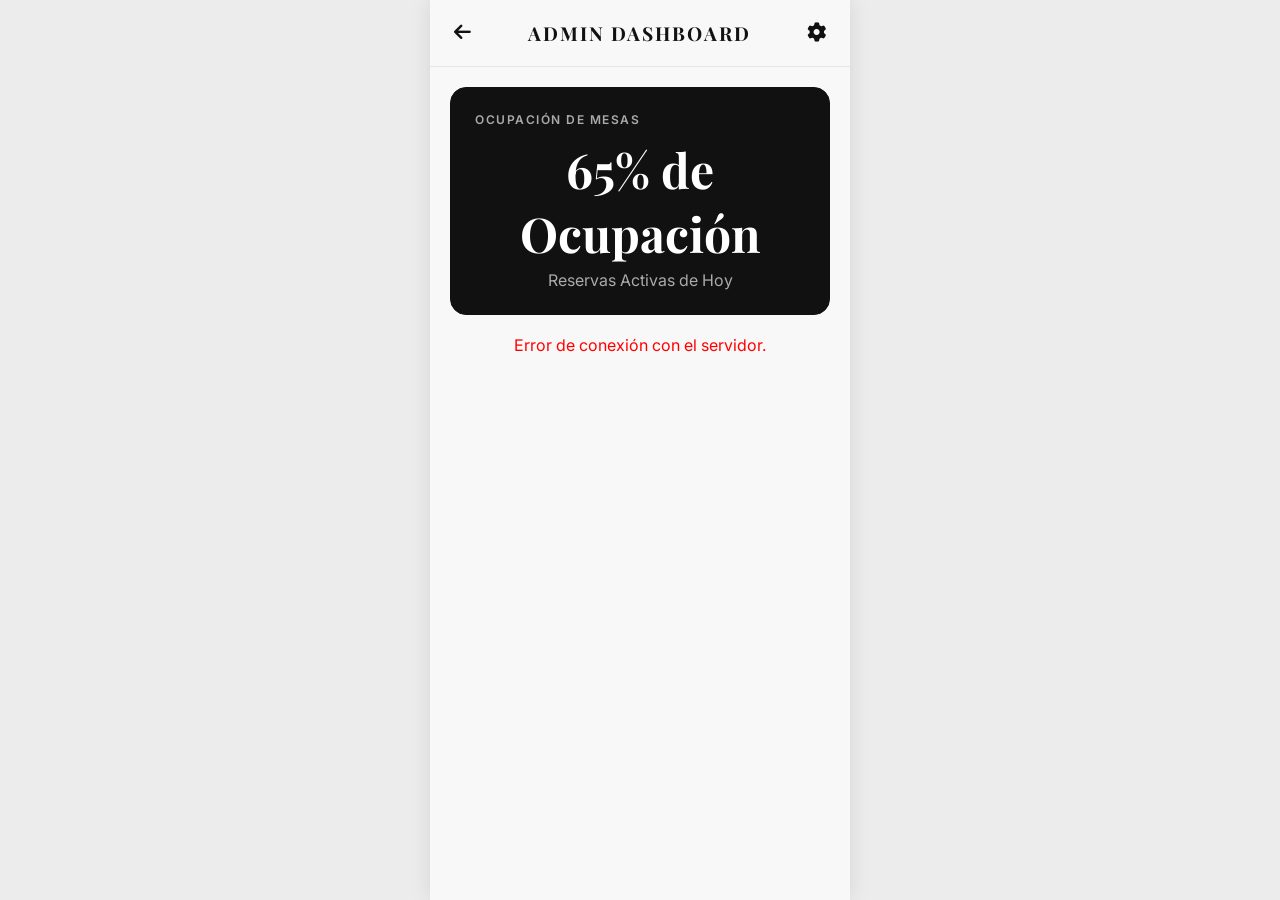
<file: frontend/html/gestion_mesas.html>
<!DOCTYPE html>
<html lang="es">
<head>
    <meta charset="UTF-8">
    <meta name="viewport" content="width=device-width, initial-scale=1.0, maximum-scale=1.0, user-scalable=no">
    <title>Ocupación de mesas - Admin</title>
    <link rel="stylesheet" href="../css/global.css">
    <link rel="stylesheet" href="https://cdnjs.cloudflare.com/ajax/libs/font-awesome/6.5.1/css/all.min.css">
    <style>
        .status-badge { padding: 4px 8px; border-radius: 6px; font-size: 0.7rem; font-weight: bold; background-color: #111; color: #fff;}
        .btn-release { padding: 10px; width: 100%; border: 2px solid #111; background: #fff; border-radius: 8px; font-weight: bold; cursor: pointer; margin-top: 15px;}
    </style>
</head>
<body>
    <div class="app-container">
        <header>
            <i class="fa-solid fa-arrow-left" onclick="window.location.href='index.html'" style="cursor: pointer;"></i>
            <h2>ADMIN DASHBOARD</h2>
            <i class="fa-solid fa-gear"></i>
        </header>
        
        <main>
            <div class="card" style="background-color: #111; border-color: #111; margin-top: 20px; text-align: center;">
                <div class="card-header" style="color: #aaa; margin-bottom: 10px;"><span>Ocupación de Mesas</span></div>
                <h1 style="color: #fff; margin: 0; font-size: 3rem;">65% de Ocupación</h1>
                <p style="color: #aaa; margin: 5px 0 0;">Reservas Activas de Hoy</p>
            </div>

            
            <div id="reservas-lista">
                <p style="text-align: center; color: #666;">Cargando reservas...</p>
            </div>
        </main>
    </div>

    <script>
        async function cargarReservas() {
            try {
                const response = await fetch('http://localhost:8000/reservas/');
                const reservas = await response.json();
                const contenedor = document.getElementById('reservas-lista');
                contenedor.innerHTML = ''; 

                if(reservas.length === 0){
                    contenedor.innerHTML = '<p style="text-align:center;">No hay reservas activas en el sistema.</p>';
                    return;
                }

                reservas.forEach(reserva => {
                    if(reserva.estado === 'CONFIRMADA' || reserva.estado === 'PENDIENTE') {
                        const card = document.createElement('div');
                        card.className = 'card';
                        card.innerHTML = `
                            <div style="display: flex; justify-content: space-between; align-items: center; margin-bottom: 10px;">
                                <h2 style="margin:0; font-size:1.2rem; font-family: 'Inter', sans-serif;">Reserva #${reserva.id_reserva}</h2>
                                <span class="status-badge">OCUPADA</span>
                            </div>
                            <p style="margin:5px 0; color:#666;"><strong>Cliente:</strong> ${reserva.nombre_cliente} (${reserva.cantidad_personas} pers.)</p>
                            <p style="margin:5px 0; color:#666;"><strong>Hora:</strong> ${reserva.hora.substring(0, 5)}</p>
                            <button class="btn-release" onclick="liberarMesa(${reserva.id_reserva})">Liberar Mesa</button>
                        `;
                        contenedor.appendChild(card);
                    }
                });
            } catch (error) {
                document.getElementById('reservas-lista').innerHTML = '<p style="text-align:center; color:red;">Error de conexión con el servidor.</p>';
            }
        }

        async function liberarMesa(id_reserva) {
            try {
                const response = await fetch(`http://localhost:8000/reservas/${id_reserva}`, {
                    method: 'PUT',
                    headers: { 'Content-Type': 'application/json' },
                    body: JSON.stringify({ estado: 'FINALIZADA' })
                });

                if (response.ok) { cargarReservas(); }
            } catch (error) { alert('Error al intentar liberar la mesa.'); }
        }

        cargarReservas();
    </script>
</body>
</html>
</file>
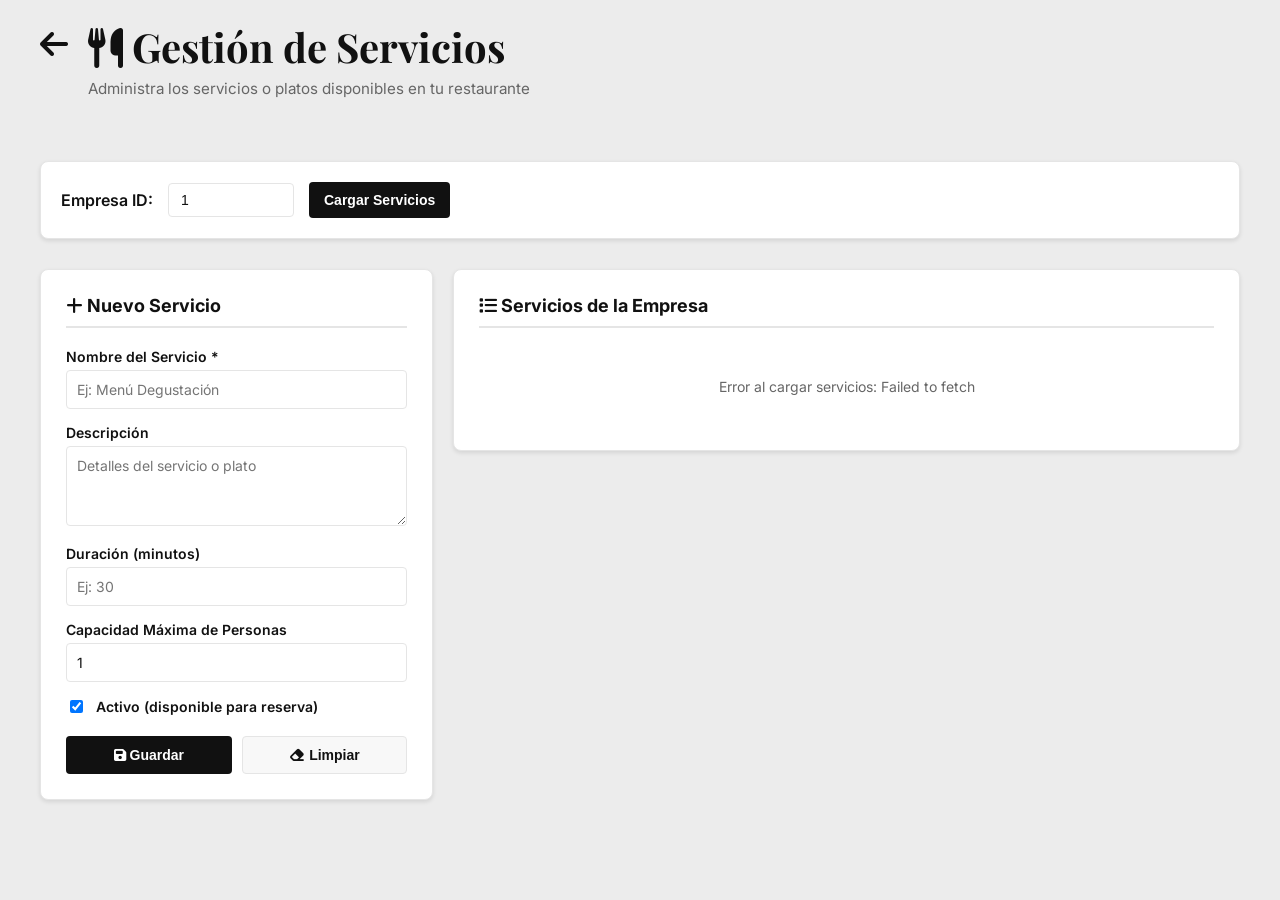
<file: frontend/html/gestion_servicios.html>
<!DOCTYPE html>
<html lang="es">
<head>
    <meta charset="UTF-8">
    <meta name="viewport" content="width=device-width, initial-scale=1.0">
    <title>Gestión de Servicios - Admin</title>
    
    <link rel="stylesheet" href="../css/global.css">
    <link rel="stylesheet" href="https://cdnjs.cloudflare.com/ajax/libs/font-awesome/6.5.1/css/all.min.css">
    
    <style>
        .admin-container {
            max-width: 1200px;
            margin: 0 auto;
            padding: 20px;
        }

        .empresa-selector {
            background: var(--card-bg);
            padding: 20px;
            border-radius: 8px;
            margin-bottom: 30px;
            box-shadow: 0 2px 4px rgba(0,0,0,0.1);
            display: flex;
            gap: 15px;
            align-items: center;
            flex-wrap: wrap;
            border: 1px solid var(--border-color);
        }

        .empresa-selector label {
            font-weight: 600;
            color: var(--text-main);
        }

        .empresa-selector input {
            padding: 8px 12px;
            border: 1px solid var(--border-color);
            border-radius: 4px;
            font-size: 14px;
            width: 100px;
            color: var(--text-main);
        }

        .main-content {
            display: grid;
            grid-template-columns: 1fr 2fr;
            gap: 20px;
        }

        .form-section, .lista-servicios {
            background: var(--card-bg);
            padding: 25px;
            border-radius: 8px;
            box-shadow: 0 2px 4px rgba(0,0,0,0.1);
            border: 1px solid var(--border-color);
            height: fit-content;
        }

        .form-section h3, .lista-servicios h3 {
            color: var(--text-main);
            margin-top: 0;
            margin-bottom: 20px;
            font-size: 18px;
            border-bottom: 2px solid var(--border-color);
            padding-bottom: 10px;
        }

        .form-group {
            margin-bottom: 15px;
        }

        .form-group label {
            display: block;
            margin-bottom: 5px;
            color: var(--text-main);
            font-weight: 600;
            font-size: 14px;
        }

        .form-group input[type="text"],
        .form-group input[type="number"],
        .form-group textarea,
        .form-group select {
            width: 100%;
            padding: 10px;
            border: 1px solid var(--border-color);
            border-radius: 4px;
            font-size: 14px;
            font-family: inherit;
            box-sizing: border-box;
            background-color: transparent;
            color: var(--text-main);
        }

        .form-group textarea {
            resize: vertical;
            min-height: 80px;
        }

        .checkbox-group {
            display: flex;
            align-items: center;
            gap: 10px;
        }

        .checkbox-group input[type="checkbox"] {
            width: auto;
            cursor: pointer;
        }

        .buttons {
            display: grid;
            grid-template-columns: 1fr 1fr;
            gap: 10px;
            margin-top: 20px;
        }

        .btn-primary {
            background: var(--text-main);
            color: white;
            padding: 10px 15px;
            border: none;
            border-radius: 4px;
            font-size: 14px;
            font-weight: 600;
            cursor: pointer;
            transition: all 0.2s ease;
        }

        .btn-primary:hover {
            background: #333;
        }

        .btn-secondary {
            background: var(--primary-bg);
            color: var(--text-main);
            border: 1px solid var(--border-color);
            padding: 10px 15px;
            border-radius: 4px;
            font-size: 14px;
            font-weight: 600;
            cursor: pointer;
            transition: all 0.2s ease;
        }

        .btn-secondary:hover {
            background: #e0e0e0;
        }

        .btn-danger {
            background: #d32f2f;
            color: white;
            padding: 10px 15px;
            border: none;
            border-radius: 4px;
            font-size: 14px;
            font-weight: 600;
            cursor: pointer;
            width: 100%;
            margin-top: 10px;
        }

        .btn-danger:hover {
            background: #b71c1c;
        }

        .servicios-grid {
            display: grid;
            gap: 15px;
        }

        .servicio-card {
            background: var(--primary-bg);
            border: 1px solid var(--border-color);
            border-radius: 8px;
            padding: 15px;
            cursor: pointer;
            transition: all 0.2s ease;
            border-left: 4px solid var(--accent-gold);
        }

        .servicio-card:hover {
            box-shadow: 0 4px 8px rgba(0, 0, 0, 0.1);
            transform: translateY(-2px);
        }

        .servicio-card.selected {
            background: var(--accent-gold-light);
            border-color: var(--accent-gold);
        }

        .servicio-nombre {
            font-weight: 600;
            color: var(--text-main);
            margin-bottom: 5px;
            font-size: 16px;
        }

        .servicio-empresa {
            font-size: 12px;
            color: var(--text-muted);
            margin-bottom: 8px;
        }

        .servicio-info {
            display: grid;
            grid-template-columns: 1fr 1fr;
            gap: 10px;
            font-size: 13px;
            color: var(--text-muted);
            margin-bottom: 10px;
        }

        .servicio-info-item {
            display: flex;
            justify-content: space-between;
        }

        .servicio-info-label {
            font-weight: 600;
            color: var(--text-main);
        }

        .servicio-estado {
            display: inline-block;
            padding: 4px 8px;
            border-radius: 12px;
            font-size: 12px;
            font-weight: 600;
            margin-top: 8px;
        }

        .estado-activo { background: #eef5ee; color: #4CAF50; border: 1px solid #4CAF50; }
        .estado-inactivo { background: #fee; color: #d32f2f; border: 1px solid #d32f2f; }

        .servicio-acciones {
            display: grid;
            grid-template-columns: 1fr 1fr;
            gap: 8px;
            margin-top: 15px;
        }

        .btn-editar-card {
            background: var(--text-main);
            color: white;
            padding: 8px 12px;
            font-size: 12px;
            border: none;
            border-radius: 4px;
            cursor: pointer;
        }
        
        .btn-eliminar-card {
            background: #d32f2f;
            color: white;
            padding: 8px 12px;
            font-size: 12px;
            border: none;
            border-radius: 4px;
            cursor: pointer;
        }

        .mensaje {
            padding: 12px 15px;
            border-radius: 4px;
            margin-bottom: 15px;
            font-size: 14px;
            display: none;
        }

        .mensaje.error { background: #fee; color: #d32f2f; border-left: 4px solid #d32f2f; display: block; }
        .mensaje.exito { background: #eef5ee; color: #4CAF50; border-left: 4px solid #4CAF50; display: block; }

        .vacio { text-align: center; color: var(--text-muted); padding: 30px; font-size: 14px; }

        @media (max-width: 768px) {
            .main-content { grid-template-columns: 1fr; }
            .servicio-info { grid-template-columns: 1fr; }
        }

        .loading { text-align: center; padding: 20px; color: var(--text-muted); }
        .spinner {
            border: 3px solid #f3f3f3;
            border-top: 3px solid var(--accent-gold);
            border-radius: 50%;
            width: 30px;
            height: 30px;
            animation: spin 1s linear infinite;
            margin: 0 auto 10px;
        }

        @keyframes spin { 0% { transform: rotate(0deg); } 100% { transform: rotate(360deg); } }
    </style>
</head>
<body>
    <div class="admin-container">
        
        <div style="margin-bottom: 30px; display: flex; align-items: flex-start; gap: 20px;">
            <i class="fa-solid fa-arrow-left" onclick="window.location.href='index.html'" style="font-size: 2rem; cursor: pointer; margin-top: 8px; color: var(--text-main);"></i>
            
            <div>
                <h1 style="text-align: left; margin: 0; font-size: 2.5rem;"><i class="fa-solid fa-utensils"></i> Gestión de Servicios</h1>
                <p class="subtitle" style="text-align: left; padding: 0; margin-top: 5px;">Administra los servicios o platos disponibles en tu restaurante</p>
            </div>
        </div>

        <div class="empresa-selector">
            <label for="empresaId">Empresa ID:</label>
            <input type="number" id="empresaId" value="1" min="1">
            <button class="btn-primary" onclick="cargarServicios()" style="margin: 0;">Cargar Servicios</button>
        </div>

        <div class="main-content">
            <div class="form-section">
                <h3 id="form-titulo"><i class="fa-solid fa-plus"></i> Nuevo Servicio</h3>
                
                <div id="mensajeFormulario" class="mensaje"></div>

                <div class="form-group">
                    <label for="nombre">Nombre del Servicio *</label>
                    <input type="text" id="nombre" placeholder="Ej: Menú Degustación">
                </div>

                <div class="form-group">
                    <label for="descripcion">Descripción</label>
                    <textarea id="descripcion" placeholder="Detalles del servicio o plato"></textarea>
                </div>

                <div class="form-group">
                    <label for="duracionMinutos">Duración (minutos)</label>
                    <input type="number" id="duracionMinutos" placeholder="Ej: 30" min="5">
                </div>

                <div class="form-group">
                    <label for="capacidadMaxima">Capacidad Máxima de Personas</label>
                    <input type="number" id="capacidadMaxima" value="1" min="1">
                </div>

                <div class="form-group checkbox-group">
                    <input type="checkbox" id="activo" checked>
                    <label for="activo" style="margin: 0;">Activo (disponible para reserva)</label>
                </div>

                <div class="buttons">
                    <button class="btn-primary" onclick="guardarServicio()"><i class="fa-solid fa-floppy-disk"></i> Guardar</button>
                    <button class="btn-secondary" onclick="limpiarFormulario()"><i class="fa-solid fa-eraser"></i> Limpiar</button>
                </div>

                <div id="btnEliminar" style="display: none;">
                    <button class="btn-danger" onclick="eliminarServicio()"><i class="fa-solid fa-trash"></i> Eliminar Servicio</button>
                </div>
            </div>

            <div class="lista-servicios">
                <h3><i class="fa-solid fa-list"></i> Servicios de la Empresa</h3>
                <div id="mensajeLista" class="mensaje"></div>
                <div id="serviciosList" class="servicios-grid">
                    <div class="loading">
                        <div class="spinner"></div>
                        <p>Cargando servicios...</p>
                    </div>
                </div>
            </div>
        </div>
    </div>

    <script>
        let empresaId = 1;
        let servicioActual = null;

        window.addEventListener('load', () => {
            cargarServicios();
        });

        document.getElementById('empresaId').addEventListener('change', (e) => {
            empresaId = parseInt(e.target.value);
            limpiarFormulario();
        });

        async function cargarServicios() {
            empresaId = parseInt(document.getElementById('empresaId').value);
            const serviciosList = document.getElementById('serviciosList');
            serviciosList.innerHTML = '<div class="loading"><div class="spinner"></div><p>Cargando servicios...</p></div>';

            try {
                const response = await fetch(`http://localhost:8000/servicios/`);
                
                if (!response.ok) {
                    throw new Error('Error al cargar servicios');
                }

                let servicios = await response.json();
                servicios = servicios.filter(s => s.id_empresa === empresaId);

                if (servicios.length === 0) {
                    serviciosList.innerHTML = '<div class="vacio">No hay servicios registrados. Crea uno nuevo.</div>';
                    return;
                }

                serviciosList.innerHTML = '';
                servicios.forEach(servicio => {
                    const card = document.createElement('div');
                    card.className = 'servicio-card';
                    card.innerHTML = `
                        <div class="servicio-nombre">${servicio.nombre}</div>
                        <div class="servicio-empresa">ID: ${servicio.id_servicio}</div>
                        
                        ${servicio.descripcion ? `<div style="font-size: 13px; color: var(--text-muted); margin-bottom: 8px;">${servicio.descripcion}</div>` : ''}
                        
                        <div class="servicio-info">
                            ${servicio.duracion_minutos ? `<div class="servicio-info-item"><span class="servicio-info-label">Duración:</span> <span>${servicio.duracion_minutos} min</span></div>` : ''}
                            <div class="servicio-info-item"><span class="servicio-info-label">Capacidad:</span> <span>${servicio.capacidad_maxima} pers.</span></div>
                        </div>
                        
                        <span class="servicio-estado ${servicio.activo ? 'estado-activo' : 'estado-inactivo'}">
                            ${servicio.activo ? '✅ Activo' : '❌ Inactivo'}
                        </span>
                        
                        <div class="servicio-acciones">
                            <button class="btn-editar-card" onclick="editarServicio(${servicio.id_servicio})"><i class="fa-solid fa-pen"></i> Editar</button>
                            <button class="btn-eliminar-card" onclick="confirmarEliminar(${servicio.id_servicio})"><i class="fa-solid fa-trash"></i> Eliminar</button>
                        </div>
                    `;
                    
                    card.addEventListener('click', () => {
                        document.querySelectorAll('.servicio-card').forEach(c => c.classList.remove('selected'));
                        card.classList.add('selected');
                        editarServicio(servicio.id_servicio);
                    });
                    
                    serviciosList.appendChild(card);
                });

            } catch (error) {
                console.error('Error:', error);
                serviciosList.innerHTML = `<div class="vacio">Error al cargar servicios: ${error.message}</div>`;
            }
        }

        async function editarServicio(id) {
            try {
                const response = await fetch(`http://localhost:8000/servicios/${id}`);
                
                if (!response.ok) {
                    throw new Error('Error al cargar servicio');
                }

                const servicio = await response.json();
                servicioActual = servicio;

                document.getElementById('nombre').value = servicio.nombre;
                document.getElementById('descripcion').value = servicio.descripcion || '';
                document.getElementById('duracionMinutos').value = servicio.duracion_minutos || '';
                document.getElementById('capacidadMaxima').value = servicio.capacidad_maxima;
                document.getElementById('activo').checked = servicio.activo;

                document.getElementById('btnEliminar').style.display = 'block';
                document.getElementById('form-titulo').innerHTML = '<i class="fa-solid fa-pen"></i> Editar Servicio';

            } catch (error) {
                mostrarMensaje('mensajeFormulario', `Error: ${error.message}`, 'error');
            }
        }

        async function guardarServicio() {
            const nombre = document.getElementById('nombre').value.trim();
            const descripcion = document.getElementById('descripcion').value.trim();
            const duracionMinutos = document.getElementById('duracionMinutos').value || null;
            const capacidadMaxima = parseInt(document.getElementById('capacidadMaxima').value) || 1;
            const activo = document.getElementById('activo').checked;

            if (!nombre) {
                mostrarMensaje('mensajeFormulario', 'El nombre del servicio es obligatorio', 'error');
                return;
            }

            try {
                let response;
                let url = 'http://localhost:8000/servicios/';

                if (servicioActual) {
                    url += servicioActual.id_servicio;
                    response = await fetch(url, {
                        method: 'PUT',
                        headers: { 'Content-Type': 'application/json' },
                        body: JSON.stringify({
                            id_empresa: empresaId,
                            nombre,
                            descripcion: descripcion || null,
                            duracion_minutos: duracionMinutos ? parseInt(duracionMinutos) : null,
                            capacidad_maxima: capacidadMaxima,
                            activo
                        })
                    });
                } else {
                    response = await fetch(url, {
                        method: 'POST',
                        headers: { 'Content-Type': 'application/json' },
                        body: JSON.stringify({
                            id_empresa: empresaId,
                            nombre,
                            descripcion: descripcion || null,
                            duracion_minutos: duracionMinutos ? parseInt(duracionMinutos) : null,
                            capacidad_maxima: capacidadMaxima,
                            activo
                        })
                    });
                }

                if (!response.ok) {
                    throw new Error('Error al guardar servicio');
                }

                const mensaje = servicioActual ? 'Servicio actualizado ✅' : 'Servicio creado ✅';
                mostrarMensaje('mensajeFormulario', mensaje, 'exito');
                
                setTimeout(() => {
                    limpiarFormulario();
                    cargarServicios();
                }, 1500);

            } catch (error) {
                mostrarMensaje('mensajeFormulario', `Error: ${error.message}`, 'error');
            }
        }

        async function eliminarServicio() {
            if (!servicioActual) return;
            if (!confirm('¿Estás seguro de que quieres eliminar este servicio?')) return;

            try {
                const response = await fetch(`http://localhost:8000/servicios/${servicioActual.id_servicio}`, {
                    method: 'DELETE'
                });

                if (!response.ok) throw new Error('Error al eliminar servicio');

                mostrarMensaje('mensajeFormulario', 'Servicio eliminado ✅', 'exito');
                setTimeout(() => {
                    limpiarFormulario();
                    cargarServicios();
                }, 1500);

            } catch (error) {
                mostrarMensaje('mensajeFormulario', `Error: ${error.message}`, 'error');
            }
        }

        function confirmarEliminar(id) {
            if (confirm('¿Eliminar este servicio?')) {
                fetch(`http://localhost:8000/servicios/${id}`, { method: 'DELETE' })
                .then(response => {
                    if (response.ok) {
                        mostrarMensaje('mensajeLista', 'Servicio eliminado ✅', 'exito');
                        cargarServicios();
                    }
                })
                .catch(error => {
                    mostrarMensaje('mensajeLista', `Error: ${error.message}`, 'error');
                });
            }
        }

        function limpiarFormulario() {
            document.getElementById('nombre').value = '';
            document.getElementById('descripcion').value = '';
            document.getElementById('duracionMinutos').value = '';
            document.getElementById('capacidadMaxima').value = '1';
            document.getElementById('activo').checked = true;
            document.getElementById('btnEliminar').style.display = 'none';
            document.getElementById('form-titulo').innerHTML = '<i class="fa-solid fa-plus"></i> Nuevo Servicio';
            servicioActual = null;
            document.getElementById('mensajeFormulario').innerHTML = '';
            document.querySelectorAll('.servicio-card').forEach(c => c.classList.remove('selected'));
        }

        function mostrarMensaje(elementId, mensaje, tipo) {
            const elemento = document.getElementById(elementId);
            elemento.textContent = mensaje;
            elemento.className = `mensaje ${tipo}`;
            
            setTimeout(() => {
                elemento.className = 'mensaje';
            }, 3000);
        }
    </script>
</body>
</html>
</file>
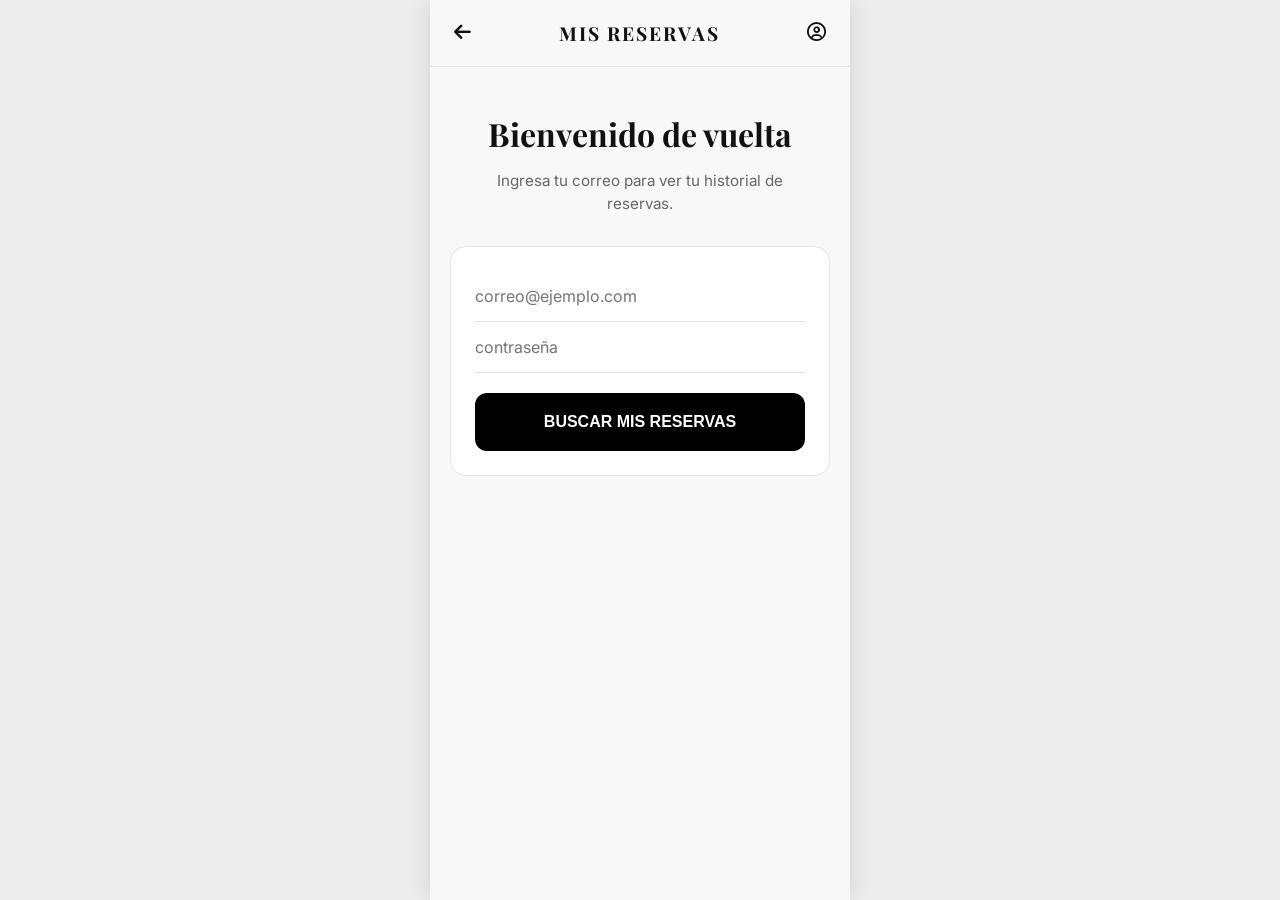
<file: frontend/html/mis_reservas.html>
<!DOCTYPE html>
<html lang="es">
<head>
    <meta charset="UTF-8">
    <meta name="viewport" content="width=device-width, initial-scale=1.0, maximum-scale=1.0, user-scalable=no">
    <title>Mis Reservas</title>
    <link rel="stylesheet" href="../css/global.css">
    <link rel="stylesheet" href="https://cdnjs.cloudflare.com/ajax/libs/font-awesome/6.5.1/css/all.min.css">
    <style>
        .badge { padding: 4px 8px; border-radius: 4px; font-size: 0.7rem; font-weight: bold; }
        .badge-activa { background-color: var(--accent-gold-light); color: var(--accent-gold); }
        .badge-cancelada { background-color: #fee2e2; color: #991b1b; }
        .badge-pasada { background-color: #e5e7eb; color: #4b5563; }
        .btn-cancelar { background: none; border: none; color: #dc2626; font-weight: 600; font-size: 0.85rem; cursor: pointer; padding: 10px 0; text-decoration: underline;}
    </style>
</head>
<body>
    <div class="app-container">
        <header>
            <i class="fa-solid fa-arrow-left" onclick="window.location.href='index.html'"></i>
            <h2>MIS RESERVAS</h2>
            <i class="fa-regular fa-circle-user"></i>
        </header>

        <main>
            <div id="login-section" style="padding: 20px;">
                <h1 style="font-size: 2rem;">Bienvenido de vuelta</h1>
                <p class="subtitle">Ingresa tu correo para ver tu historial de reservas.</p>
                
                <div class="card" style="margin: 0;">
                    <input type="email" id="email-login" placeholder="correo@ejemplo.com" required>
                    <input type="password" id="password-login" placeholder="contraseña" required>
                    <button onclick="buscarReservas()" class="btn-main" style="margin-top: 20px; justify-content: center;">
                        BUSCAR MIS RESERVAS
                    </button>
                </div>
            </div>

            <div id="historial-section" style="display: none; padding-top: 10px;">
                <h3 style="padding: 0 24px;">Reservas Próximas</h3>
                <div id="reservas-futuras"></div>

                <h3 style="padding: 0 24px; margin-top: 30px;">Historial Pasado</h3>
                <div id="reservas-pasadas"></div>
            </div>
        </main>
    </div>

    <script>
        async function buscarReservas() {
            const email = document.getElementById('email-login').value;
            if (!email) return alert("Por favor ingresa un correo.");

            document.getElementById('login-section').style.display = 'none';
            document.getElementById('historial-section').style.display = 'block';

            try {
                // Obtenemos todas las reservas de FastAPI
                const response = await fetch('http://localhost:8000/reservas/');
                const todasLasReservas = await response.json();
                
                // Filtramos SOLO las que coinciden con el email del usuario (Filtro Frontend)
                const misReservas = todasLasReservas.filter(r => r.email_cliente === email);
                
                const contenedorFuturas = document.getElementById('reservas-futuras');
                const contenedorPasadas = document.getElementById('reservas-pasadas');
                contenedorFuturas.innerHTML = ''; contenedorPasadas.innerHTML = '';

                if (misReservas.length === 0) {
                    contenedorFuturas.innerHTML = '<p style="text-align:center; padding:20px;">No tienes reservas asociadas a este correo.</p>';
                    return;
                }

                misReservas.forEach(reserva => {
                    const esActiva = reserva.estado === 'PENDIENTE' || reserva.estado === 'CONFIRMADA';
                    const badgeClass = esActiva ? 'badge-activa' : (reserva.estado === 'CANCELADA' ? 'badge-cancelada' : 'badge-pasada');
                    
                    const card = `
                        <div class="card" style="margin-bottom: 15px;">
                            <div style="display:flex; justify-content:space-between; margin-bottom:10px;">
                                <strong>${reserva.fecha} a las ${reserva.hora.substring(0,5)}</strong>
                                <span class="badge ${badgeClass}">${reserva.estado}</span>
                            </div>
                            <p style="margin:5px 0; color:#666; font-size:0.9rem;"><i class="fa-solid fa-user-group"></i> ${reserva.cantidad_personas} Invitados</p>
                            
                            ${esActiva ? `<button class="btn-cancelar" onclick="cancelarReserva(${reserva.id_reserva})">Cancelar Reserva</button>` : ''}
                        </div>
                    `;

                    if (esActiva) contenedorFuturas.innerHTML += card;
                    else contenedorPasadas.innerHTML += card;
                });

                if(contenedorFuturas.innerHTML === '') contenedorFuturas.innerHTML = '<p style="padding:0 24px; color:#999;">No tienes reservas próximas.</p>';
                if(contenedorPasadas.innerHTML === '') contenedorPasadas.innerHTML = '<p style="padding:0 24px; color:#999;">No hay historial pasado.</p>';

            } catch (error) {
                alert("Error al conectar con la base de datos.");
            }
        }

        // LÓGICA US-08: Cancelación Autónoma
        async function cancelarReserva(id) {
            if(confirm("¿Estás seguro de que deseas cancelar esta reserva? Esta acción no se puede deshacer.")) {
                try {
                    const response = await fetch(`http://localhost:8000/reservas/${id}`, {
                        method: 'PUT',
                        headers: { 'Content-Type': 'application/json' },
                        body: JSON.stringify({ estado: 'CANCELADA' }) // Actualizamos el estado
                    });

                    if (response.ok) {
                        alert("Tu reserva ha sido cancelada exitosamente.");
                        buscarReservas(); // Recargamos la interfaz para moverla al historial pasado
                    }
                } catch (error) {
                    alert("Ocurrió un error al intentar cancelar.");
                }
            }
        }
    </script>
</body>
</html>
</file>
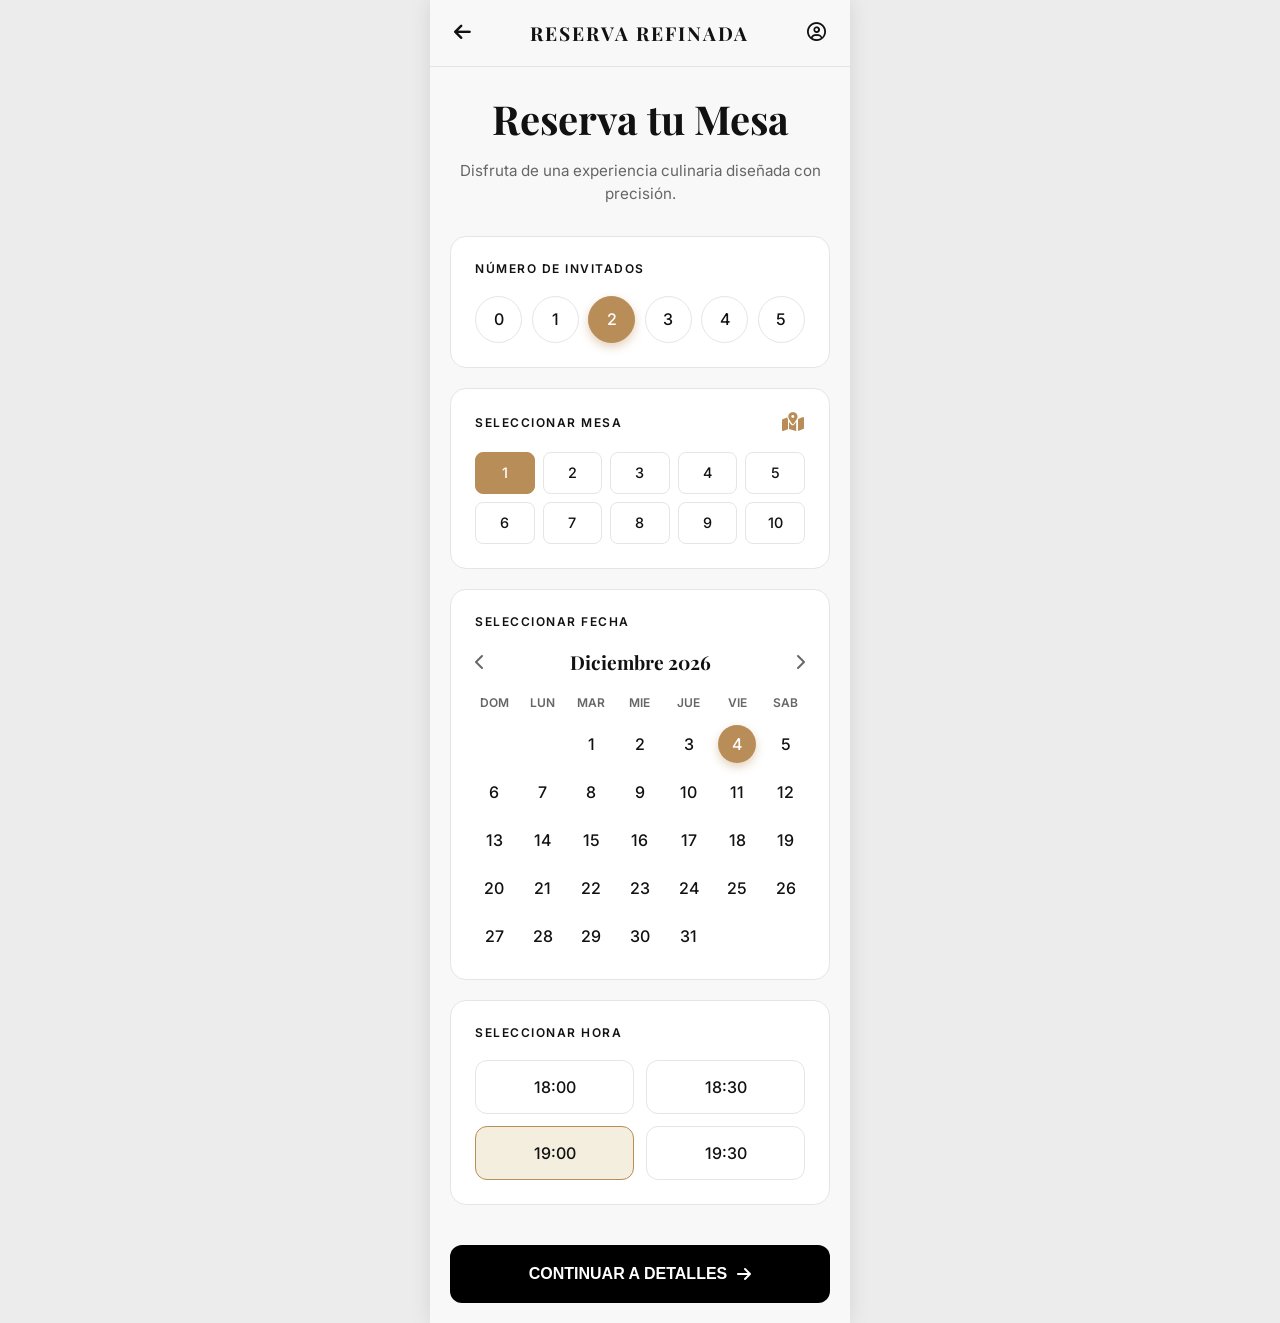
<file: frontend/html/reservar_mesa.html>
<!DOCTYPE html>
<html lang="es">
<head>
    <meta charset="UTF-8">
    <meta name="viewport" content="width=device-width, initial-scale=1.0, maximum-scale=1.0, user-scalable=no">
    <title>Reserva tu Mesa - Reserva Refinada</title>
    <link rel="stylesheet" href="../css/global.css">
    <link rel="stylesheet" href="https://cdnjs.cloudflare.com/ajax/libs/font-awesome/6.5.1/css/all.min.css">
</head>
<body>
    <div class="app-container">
        <header>
            <i class="fa-solid fa-arrow-left" onclick="window.location.href='index.html'" style="cursor: pointer;"></i>
            <h2>RESERVA REFINADA</h2> <i class="fa-regular fa-circle-user"></i>
        </header>
        
        <main>
            <h1>Reserva tu Mesa</h1>
            <p class="subtitle">Disfruta de una experiencia culinaria diseñada con precisión.</p>

            <form id="form-paso-1">
                <div class="card">
                    <div class="card-header"><span>NÚMERO DE INVITADOS</span></div>
                    <div class="guest-selector" style="flex-wrap: wrap;">
                        <input type="radio" name="invitados" id="g0" value="0">
                        <label for="g0">0</label>
                        <input type="radio" name="invitados" id="g1" value="1">
                        <label for="g1">1</label>
                        <input type="radio" name="invitados" id="g2" value="2" checked>
                        <label for="g2">2</label>
                        <input type="radio" name="invitados" id="g3" value="3">
                        <label for="g3">3</label>
                        <input type="radio" name="invitados" id="g4" value="4">
                        <label for="g4">4</label>
                        <input type="radio" name="invitados" id="g5" value="5">
                        <label for="g5">5</label>
                    </div>
                </div>

                <div class="card">
                    <div class="card-header" style="display: flex; justify-content: space-between; align-items: center;">
                        <span>SELECCIONAR MESA</span>
                        <i class="fa-solid fa-map-location-dot" id="open-map" style="cursor: pointer; color: var(--accent-gold); font-size: 1.2rem;" title="Ver Mapa del salón"></i>
                    </div>
                    <div class="table-selector">
                        <input type="radio" name="mesa" id="m1" value="1" checked><label for="m1">1</label>
                        <input type="radio" name="mesa" id="m2" value="2"><label for="m2">2</label>
                        <input type="radio" name="mesa" id="m3" value="3"><label for="m3">3</label>
                        <input type="radio" name="mesa" id="m4" value="4"><label for="m4">4</label>
                        <input type="radio" name="mesa" id="m5" value="5"><label for="m5">5</label>
                        <input type="radio" name="mesa" id="m6" value="6"><label for="m6">6</label>
                        <input type="radio" name="mesa" id="m7" value="7"><label for="m7">7</label>
                        <input type="radio" name="mesa" id="m8" value="8"><label for="m8">8</label>
                        <input type="radio" name="mesa" id="m9" value="9"><label for="m9">9</label>
                        <input type="radio" name="mesa" id="m10" value="10"><label for="m10">10</label>
                    </div>
                </div>

                <div class="card">
                    <div class="card-header"><span>SELECCIONAR FECHA</span></div>
                    <div class="calendar-header">
                        <i class="fa-solid fa-chevron-left" id="prev-month"></i>
                        <h3 id="month-year">Cargando...</h3>
                        <i class="fa-solid fa-chevron-right" id="next-month"></i>
                    </div>
                    <div class="calendar-grid" id="calendar-grid"></div>
                </div>

                <div class="card">
                    <div class="card-header"><span>SELECCIONAR HORA</span></div>
                    <div class="time-selector">
                        <input type="radio" id="t1" name="hora" value="18:00"><label for="t1">18:00</label>
                        <input type="radio" id="t2" name="hora" value="18:30"><label for="t2">18:30</label>
                        <input type="radio" id="t3" name="hora" value="19:00" checked><label for="t3">19:00</label>
                        <input type="radio" id="t4" name="hora" value="19:30"><label for="t4">19:30</label>
                    </div>
                </div>

                <div class="bottom-action">
                    <button type="submit" class="btn-main">
                        CONTINUAR A DETALLES <i class="fa-solid fa-arrow-right"></i>
                    </button>
                </div>
            </form>
        </main>

        <div id="map-modal" class="modal">
            <div class="modal-content">
                <span class="modal-close" id="close-map">&times;</span>
                <h3 style="font-family: 'Playfair Display', serif; margin: 0 0 5px 0;">Mapa del Salón</h3>
                <p style="font-size: 0.8rem; color: var(--text-muted); margin: 0 0 15px 0;">Distribución espacial de nuestras mesas</p>
                
                <div class="restaurant-map-preview">
                    <div class="map-stage">TERRAZA / ENTRADA PRINCIPAL</div>
                    <div class="map-table-box">Mesa 1</div>
                    <div class="map-table-box">Mesa 2</div>
                    <div class="map-table-box">Mesa 3</div>
                    <div class="map-table-box">Mesa 4</div>
                    <div class="map-table-box">Mesa 5</div>
                    <div class="map-table-box">Mesa 6</div>
                    <div class="map-table-box">Mesa 7</div>
                    <div class="map-table-box">Mesa 8</div>
                    <div class="map-table-box">Mesa 9</div>
                </div>
            </div>
        </div>

    </div>
    <script src="../js/paso1.js"></script>
</body>
</html>
</file>
<file: frontend/css/global.css>
@import url('https://fonts.googleapis.com/css2?family=Inter:wght@400;500;600&family=Playfair+Display:wght@600;700&display=swap');

/* Aquí están las variables que faltaban */
:root {
    --primary-bg: #F8F8F8;
    --card-bg: #FFFFFF;
    --text-main: #111111;
    --text-muted: #666666;
    --accent-gold: #B98D58; 
    --accent-gold-light: #F4EEDF;
    --border-color: #E5E5E5;
}

body {
    margin: 0;
    padding: 0;
    font-family: 'Inter', sans-serif;
    background-color: #ECECEC;
    color: var(--text-main);
    -webkit-font-smoothing: antialiased;
}

/* El contenedor principal que tu HTML estaba buscando */
.app-container {
    max-width: 420px; 
    margin: 0 auto;
    background-color: var(--primary-bg);
    min-height: 100vh;
    display: flex;
    flex-direction: column;
    box-shadow: 0 0 20px rgba(0,0,0,0.1);
    position: relative;
    overflow-x: hidden;
}

header {
    display: flex;
    justify-content: space-between;
    align-items: center;
    padding: 20px 24px;
    background-color: var(--primary-bg);
    border-bottom: 1px solid var(--border-color);
    position: sticky;
    top: 0;
    z-index: 100;
}

header h2 {
    font-family: 'Playfair Display', serif;
    font-size: 1.2rem;
    letter-spacing: 2px;
    margin: 0;
    text-transform: uppercase;
}

header i { font-size: 1.2rem; color: var(--text-main); cursor: pointer; }

h1 {
    font-family: 'Playfair Display', serif;
    font-size: 2.5rem;
    text-align: center;
    margin: 25px 0 10px;
    color: var(--text-main);
}

p.subtitle {
    text-align: center;
    color: var(--text-muted);
    font-size: 0.95rem;
    padding: 0 24px;
    margin-bottom: 30px;
    line-height: 1.5;
}

/* Las tarjetas que usa tu HTML */
.card {
    background-color: var(--card-bg);
    border: 1px solid var(--border-color);
    border-radius: 16px;
    margin: 0 20px 20px;
    padding: 24px;
}

.card-header {
    font-size: 0.75rem;
    text-transform: uppercase;
    letter-spacing: 1.5px;
    color: var(--text-main);
    margin-bottom: 20px;
    display: flex;
    justify-content: space-between;
    font-weight: 600;
}

/* Selector de Invitados */
.guest-selector {
    display: flex;
    justify-content: space-between;
    gap: 8px;
}

.guest-selector input { display: none; }

.guest-selector label {
    display: flex;
    align-items: center;
    justify-content: center;
    width: 45px;
    height: 45px;
    border-radius: 50%;
    border: 1px solid var(--border-color);
    font-weight: 500;
    color: var(--text-main);
    transition: all 0.3s ease;
    cursor: pointer;
}

.guest-selector input:checked + label {
    background-color: var(--accent-gold);
    color: #fff;
    border-color: var(--accent-gold);
    box-shadow: 0 4px 10px rgba(185, 141, 88, 0.4);
}

/* Calendario Interactivo */
.calendar-header {
    display: flex;
    justify-content: space-between;
    align-items: center;
    margin-bottom: 20px;
}

.calendar-header h3 {
    margin: 0;
    font-family: 'Playfair Display', serif;
    font-size: 1.2rem;
}

.calendar-header i { cursor: pointer; color: var(--text-muted); }

.calendar-grid {
    display: grid;
    grid-template-columns: repeat(7, 1fr);
    gap: 10px;
    text-align: center;
}

.day-name {
    font-size: 0.75rem;
    color: var(--text-muted);
    font-weight: 600;
    margin-bottom: 5px;
}

.calendar-grid input { display: none; }

.calendar-grid label {
    display: flex;
    align-items: center;
    justify-content: center;
    width: 38px;
    height: 38px;
    border-radius: 50%;
    margin: 0 auto;
    cursor: pointer;
    font-weight: 500;
    transition: all 0.2s;
}

.calendar-grid label:hover { background-color: var(--border-color); }

.calendar-grid input:checked + label {
    background-color: var(--accent-gold);
    color: #fff;
    box-shadow: 0 4px 10px rgba(185, 141, 88, 0.4);
}

.day-empty { width: 38px; height: 38px; } 

/* Selector de Horas */
.time-selector {
    display: grid;
    grid-template-columns: 1fr 1fr;
    gap: 12px;
}

.time-selector input { display: none; }

.time-selector label {
    display: flex;
    align-items: center;
    justify-content: center;
    padding: 16px;
    border: 1px solid var(--border-color);
    border-radius: 12px;
    font-weight: 500;
    transition: all 0.3s ease;
    cursor: pointer;
}

.time-selector input:checked + label {
    background-color: var(--accent-gold-light);
    border-color: var(--accent-gold);
    color: var(--text-main);
}

/* Inputs de texto */
.date-input, input[type="text"], input[type="email"], input[type="tel"], input[type="password"], textarea, select {
    width: 100%;
    padding: 15px 0;
    font-family: 'Inter', sans-serif;
    font-size: 1rem;
    border: none;
    border-bottom: 1px solid var(--border-color);
    background-color: transparent;
    box-sizing: border-box;
    transition: 0.3s;
    color: var(--text-main);
}

.date-input:focus, input:focus, textarea:focus, select:focus {
    outline: none;
    border-bottom: 1px solid var(--text-main);
}

/* Botón Principal */
.bottom-action {
    padding: 20px;
    margin-top: 10px;
}

.btn-main {
    background-color: #000;
    color: #fff;
    width: 100%;
    padding: 20px;
    border-radius: 12px;
    font-size: 1rem;
    font-weight: 600;
    border: none;
    display: flex;
    justify-content: center; /* Centrado perfecto para todos los botones */
    align-items: center;
    gap: 10px; /* Separación armónica si el botón tiene un ícono */
    cursor: pointer;
    transition: 0.2s;
    box-sizing: border-box; /* ESTO EVITA QUE SE VAYA A LA DERECHA */
    text-decoration: none; /* Asegura que los enlaces no tengan rayita abajo */
}

.btn-main:active { transform: scale(0.98); }


/* 🪑 Selector de Mesas en Grilla (5 columnas para Mobile) */
.table-selector {
    display: grid;
    grid-template-columns: repeat(5, 1fr);
    gap: 8px;
}
.table-selector input { display: none; }
.table-selector label {
    display: flex;
    align-items: center;
    justify-content: center;
    height: 40px;
    border: 1px solid var(--border-color);
    border-radius: 8px;
    font-weight: 500;
    font-size: 0.9rem;
    cursor: pointer;
    transition: all 0.2s ease;
}
.table-selector input:checked + label {
    background-color: var(--accent-gold);
    color: #fff;
    border-color: var(--accent-gold);
}

/* 🏢 Ventana Flotante (Modal) del Mapa */
.modal {
    display: none; 
    position: fixed; 
    top: 0; left: 0; 
    width: 100%; height: 100%; 
    background-color: rgba(0, 0, 0, 0.5); 
    z-index: 2000; 
    align-items: center; 
    justify-content: center;
}
.modal.active { display: flex; }
.modal-content {
    background-color: var(--card-bg);
    border-radius: 16px;
    padding: 24px;
    width: 88%;
    max-width: 360px;
    box-shadow: 0 10px 25px rgba(0,0,0,0.1);
    position: relative;
    animation: fadeInModal 0.3s ease;
}
.modal-close {
    position: absolute;
    top: 15px; right: 15px;
    font-size: 1.4rem;
    cursor: pointer;
    color: var(--text-muted);
}
.restaurant-map-preview {
    display: grid;
    grid-template-columns: repeat(3, 1fr);
    gap: 10px;
    background: #f3f3f3;
    padding: 12px;
    border-radius: 12px;
}
.map-table-box {
    background: #fff;
    border: 1px solid var(--border-color);
    border-radius: 6px;
    padding: 8px;
    font-size: 0.75rem;
    font-weight: bold;
    text-align: center;
}
.map-stage {
    grid-column: span 3;
    background: #111;
    color: #fff;
    padding: 5px;
    border-radius: 4px;
    font-size: 0.7rem;
    letter-spacing: 1px;
    text-align: center;
    margin-bottom: 5px;
}
@keyframes fadeInModal {
    from { opacity: 0; transform: scale(0.95); }
    to { opacity: 1; transform: scale(1); }
}
</file>
<file: frontend/css/reservar_mesa.css>
nav h2 {
    text-align: center;
}
body {
    background-color: rgb(235, 235, 235)
}
.titulo, .subtitulo {
    text-align: center;
}
.titulo {
    margin-bottom: 0;
}
.subtitulo {
    margin-top: 0;
    text-justify: auto;
    margin-bottom: 40px;

}
form {
    display: flex;
    flex-direction: column;
    align-items: center;
    gap: 20px;
}
.bloque {
    display: flex;
    flex-direction: column;
    background-color: white;
    border: 2px solid rgb(173, 173, 173);
    border-radius: 7px;
    box-shadow: 0 4px 6px rgba(173,173,173,0.2);
    width: 75%;
    justify-content: center;
    padding: 20px;
}
.bloque h5 {
    padding: 0 0 0 30px;
}
.numero-invitados {
    display: flex;
    justify-content: center;
    gap: 20px;
}
.opcion-invitado input {
    display: none;

}
.opcion-invitado label {
    display: flex;
    border: 2px solid rgb(128, 128, 128);
    align-items: center;
    justify-content: center;
    width: 40px;
    height: 40px;
    padding: 8px;
    border-radius: 50%;
    transition: 0.2s;
}
.opcion-invitado label:hover {
    background-color: rgb(255, 177, 177);
    color:rgb(74, 19, 19);
    border: 2px solid rgb(123, 79, 79);
}
.opcion-invitado input:checked + label{
    background-color: rgb(255, 177, 177);
    color:rgb(74, 19, 19);
    border: 2px solid rgb(123, 79, 79);
    width: 40px;
    height: 40px;
    border-radius: 50%;
}
.seleccion-calendario {
    width: 20%;
}
.seleccion-calendario input {
    align-items: center;
}
.bloques-tiempo {
    display: flex;
    justify-content: center;
    gap: 20px;
}
.bloques-tiempo input {
    display: none
}
.bloques-tiempo label {
    padding: 10px 20px 10px 20px;
    border: 2px solid rgb(135, 135, 135);
    border-radius: 10px;
    transition: 0.2s;
}
.bloques-tiempo label:hover {
    background-color: rgb(255, 177, 177);
    color:rgb(74, 19, 19);
    border: 2px solid rgb(123, 79, 79);
}
.bloques-tiempo input:checked + label {
    background-color: rgb(255, 177, 177);
    color:rgb(74, 19, 19);
    border: 2px solid rgb(123, 79, 79);
}
.btn-submit {
    background-color: black;
    color: rgb(212, 212, 212);
    width: 200px;
    height: 50px;
    border-radius: 7px;
    transition: 0.2s;
    border: none;
}
.btn-submit:hover {
    background-color: rgb(0, 0, 0, 0.8);
    color: white;
    border: none;
}
</file>
